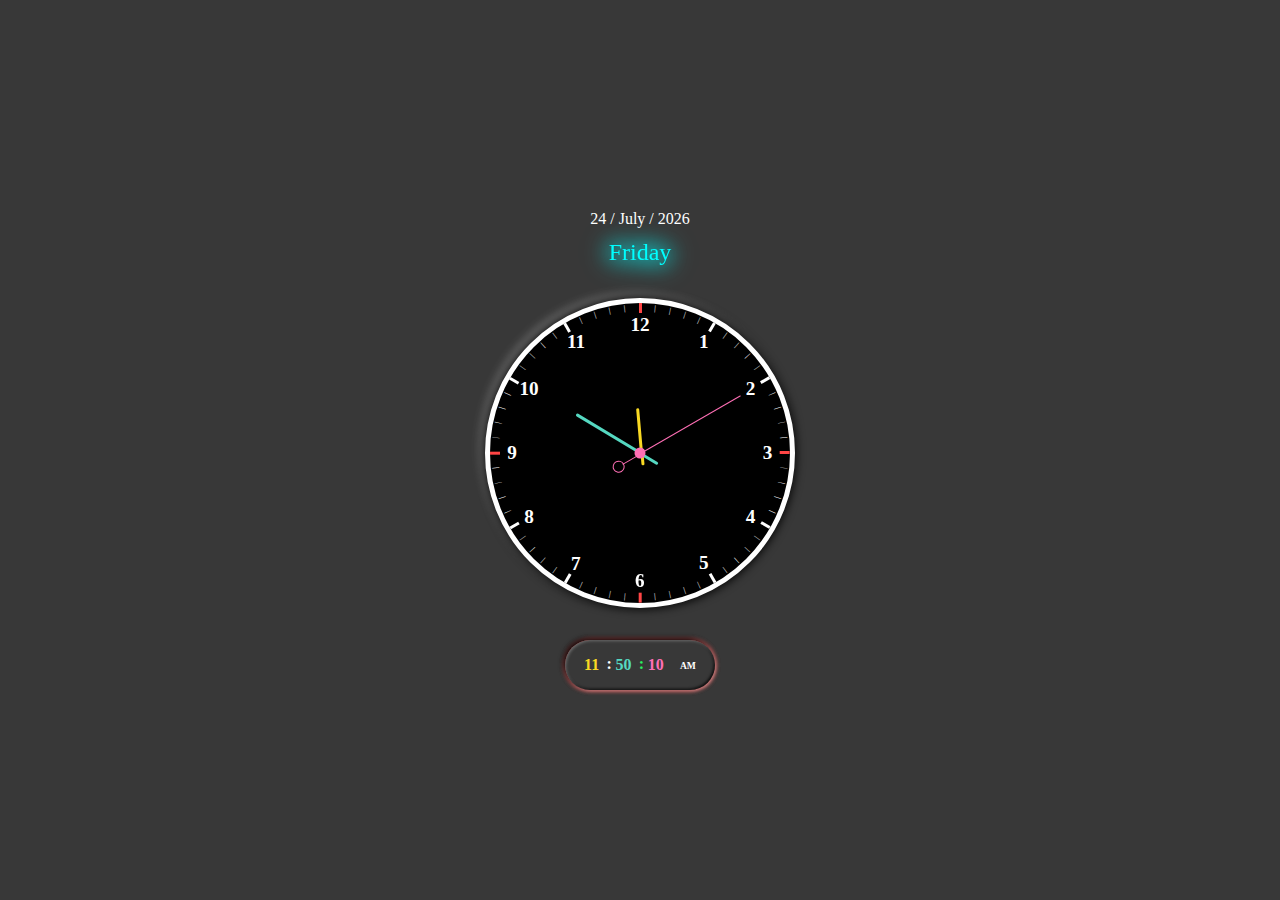
<file: Display/WEB/Analog_and_Digital_clock/index.html>
<!DOCTYPE html>
<html lang="en">

<head>
  <meta charset="UTF-8">
  <meta name="viewport" content="width=device-width, initial-scale=1.0">
  <meta http-equiv="X-UA-Compatible" content="ie=edge">
  <title>CloCk</title>
  <link rel="stylesheet" href="style.css">
</head>

<body>

  <div class="container">
    <div class="date">Date</div>
    <div class="day">Today</div>
    <div class="clock">
      <div class="hand hour"></div>
      <div class="hand min"></div>
      <div class="hand sec"></div>
      <div style="--i:1" class="letter"><b>1</b></div>
      <div style="--i:2" class="letter"><b>2</b></div>
      <div style="--i:3" class="letter"><b>3</b></div>
      <div style="--i:4" class="letter"><b>4</b></div>
      <div style="--i:5" class="letter"><b>5</b></div>
      <div style="--i:6" class="letter"><b>6</b></div>
      <div style="--i:7" class="letter"><b>7</b></div>
      <div style="--i:8" class="letter"><b>8</b></div>
      <div style="--i:9" class="letter"><b>9</b></div>
      <div style="--i:10" class="letter"><b>10</b></div>
      <div style="--i:11" class="letter"><b>11</b></div>
      <div style="--i:12" class="letter"><b>12</b></div>
      <div style="--i:1" class="number">|</div>
      <div style="--i:2" class="number">|</div>
      <div style="--i:3" class="number">|</div>
      <div style="--i:4" class="number">|</div>
      <div style="--i:5" class="number"><b></b></div>
      <div style="--i:6" class="number">|</div>
      <div style="--i:7" class="number">|</div>
      <div style="--i:8" class="number">|</div>
      <div style="--i:9" class="number">|</div>
      <div style="--i:10" class="number"><b></b></div>
      <div style="--i:11" class="number">|</div>
      <div style="--i:12" class="number">|</div>
      <div style="--i:13" class="number">|</div>
      <div style="--i:14" class="number">|</div>
      <div style="--i:15" class="number"><b class="a12"></b></div>
      <div style="--i:16" class="number">|</div>
      <div style="--i:17" class="number">|</div>
      <div style="--i:18" class="number">|</div>
      <div style="--i:19" class="number">|</div>
      <div style="--i:20" class="number"><b></b></div>
      <div style="--i:21" class="number">|</div>
      <div style="--i:22" class="number">|</div>
      <div style="--i:23" class="number">|</div>
      <div style="--i:24" class="number">|</div>
      <div style="--i:25" class="number"><b></b></div>
      <div style="--i:26" class="number">|</div>
      <div style="--i:27" class="number">|</div>
      <div style="--i:28" class="number">|</div>
      <div style="--i:29" class="number">|</div>
      <div style="--i:30" class="number"><b class="a12"></b></div>
      <div style="--i:31" class="number">|</div>
      <div style="--i:32" class="number">|</div>
      <div style="--i:33" class="number">|</div>
      <div style="--i:34" class="number">|</div>
      <div style="--i:35" class="number"><b></b></div>
      <div style="--i:36" class="number">|</div>
      <div style="--i:37" class="number">|</div>
      <div style="--i:38" class="number">|</div>
      <div style="--i:39" class="number">|</div>
      <div style="--i:40" class="number"><b></b></div>
      <div style="--i:41" class="number">|</div>
      <div style="--i:42" class="number">|</div>
      <div style="--i:43" class="number">|</div>
      <div style="--i:44" class="number">|</div>
      <div style="--i:45" class="number"><b class="a12"></b></div>
      <div style="--i:46" class="number">|</div>
      <div style="--i:47" class="number">|</div>
      <div style="--i:48" class="number">|</div>
      <div style="--i:49" class="number">|</div>
      <div style="--i:50" class="number"><b></b></div>
      <div style="--i:51" class="number">|</div>
      <div style="--i:52" class="number">|</div>
      <div style="--i:53" class="number">|</div>
      <div style="--i:54" class="number">|</div>
      <div style="--i:55" class="number"><b></b></div>
      <div style="--i:56" class="number">|</div>
      <div style="--i:57" class="number">|</div>
      <div style="--i:58" class="number">|</div>
      <div style="--i:59" class="number">|</div>
      <div style="--i:60" class="number"><b class="a12"></b></div>
    </div>
    <div class="digital">
      <div class="time hours">00</div>
      <div class="time minutes">00</div>
      <div class="time seconds">00</div>
      <div class="time ampm">AM</div>
    </div>
  </div>

  <script src="script.js"></script>
</body>

</html>
</file>
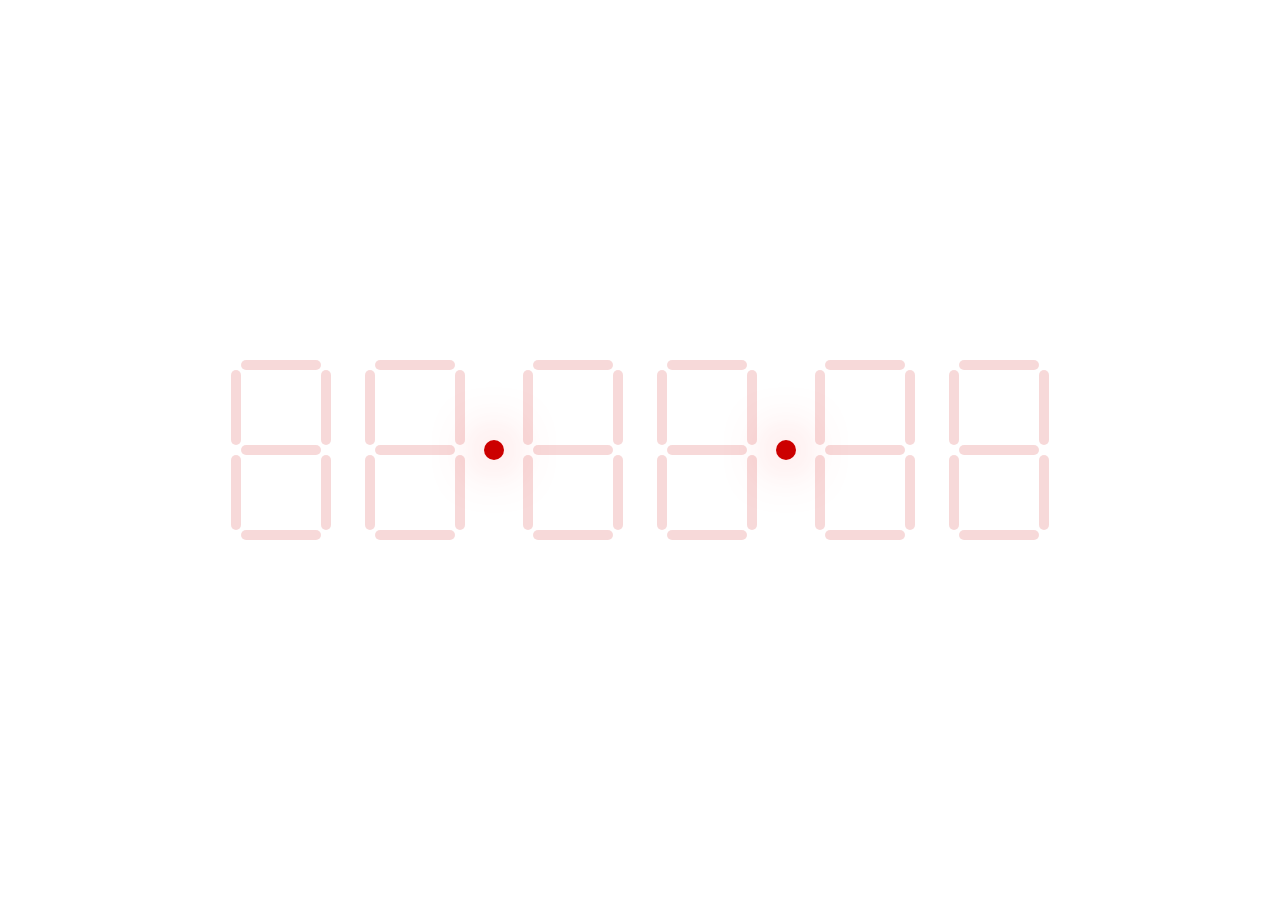
<file: Display/WEB/Animated_Digital_Clock/index.html>
<!DOCTYPE html>
<html lang="en">

<head>
  <meta charset="UTF-8">
  <meta name="viewport" content="width=device-width, initial-scale=1.0">
  <meta http-equiv="X-UA-Compatible" content="ie=edge">
  <title>Game</title>
  <link rel="stylesheet" href="style.css">
</head>

<body>
  <div class="container">

<div class="clock">
  <div class="digit hours">
    <div class="segment"></div>
    <div class="segment"></div>
    <div class="segment"></div>
    <div class="segment"></div>
    <div class="segment"></div>
    <div class="segment"></div>
    <div class="segment"></div>
  </div>
  <div class="digit hours">
    <div class="segment"></div>
    <div class="segment"></div>
    <div class="segment"></div>
    <div class="segment"></div>
    <div class="segment"></div>
    <div class="segment"></div>
    <div class="segment"></div>
  </div>
  <div class="separator"></div>
  <div class="digit minutes">
    <div class="segment"></div>
    <div class="segment"></div>
    <div class="segment"></div>
    <div class="segment"></div>
    <div class="segment"></div>
    <div class="segment"></div>
    <div class="segment"></div>
  </div>
  <div class="digit minutes">
    <div class="segment"></div>
    <div class="segment"></div>
    <div class="segment"></div>
    <div class="segment"></div>
    <div class="segment"></div>
    <div class="segment"></div>
    <div class="segment"></div>
  </div>
  <div class="separator"></div>
  <div class="digit seconds">
    <div class="segment"></div>
    <div class="segment"></div>
    <div class="segment"></div>
    <div class="segment"></div>
    <div class="segment"></div>
    <div class="segment"></div>
    <div class="segment"></div>
  </div>
  <div class="digit seconds">
    <div class="segment"></div>
    <div class="segment"></div>
    <div class="segment"></div>
    <div class="segment"></div>
    <div class="segment"></div>
    <div class="segment"></div>
    <div class="segment"></div>
  </div>
</div>
</body>
<script src="main.js"></script>

</html>
</file>
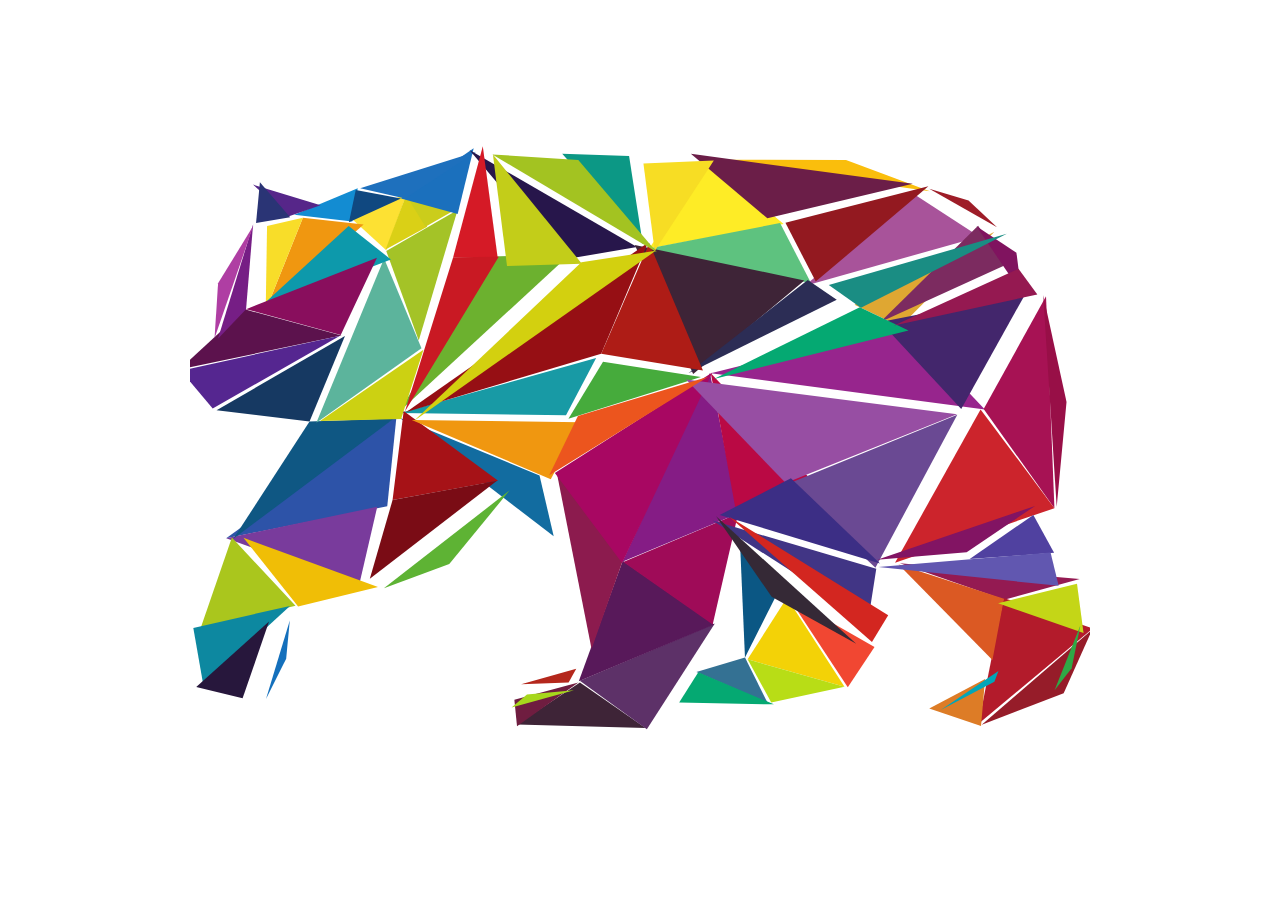
<file: Display/WEB/Animated_Polygon_Animals/index.html>
<!DOCTYPE html>
<html>

<head>
  <meta charset="UTF-8">
  <meta name="viewport" content="width=device-width, initial-scale=1">
  <title></title>
  <link rel="stylesheet" href="style.css">
</head>

<body>
<svg viewBox="0 0 1000 1000"></svg>
<script src="main.js"></script>
</body>

</html>
</file>
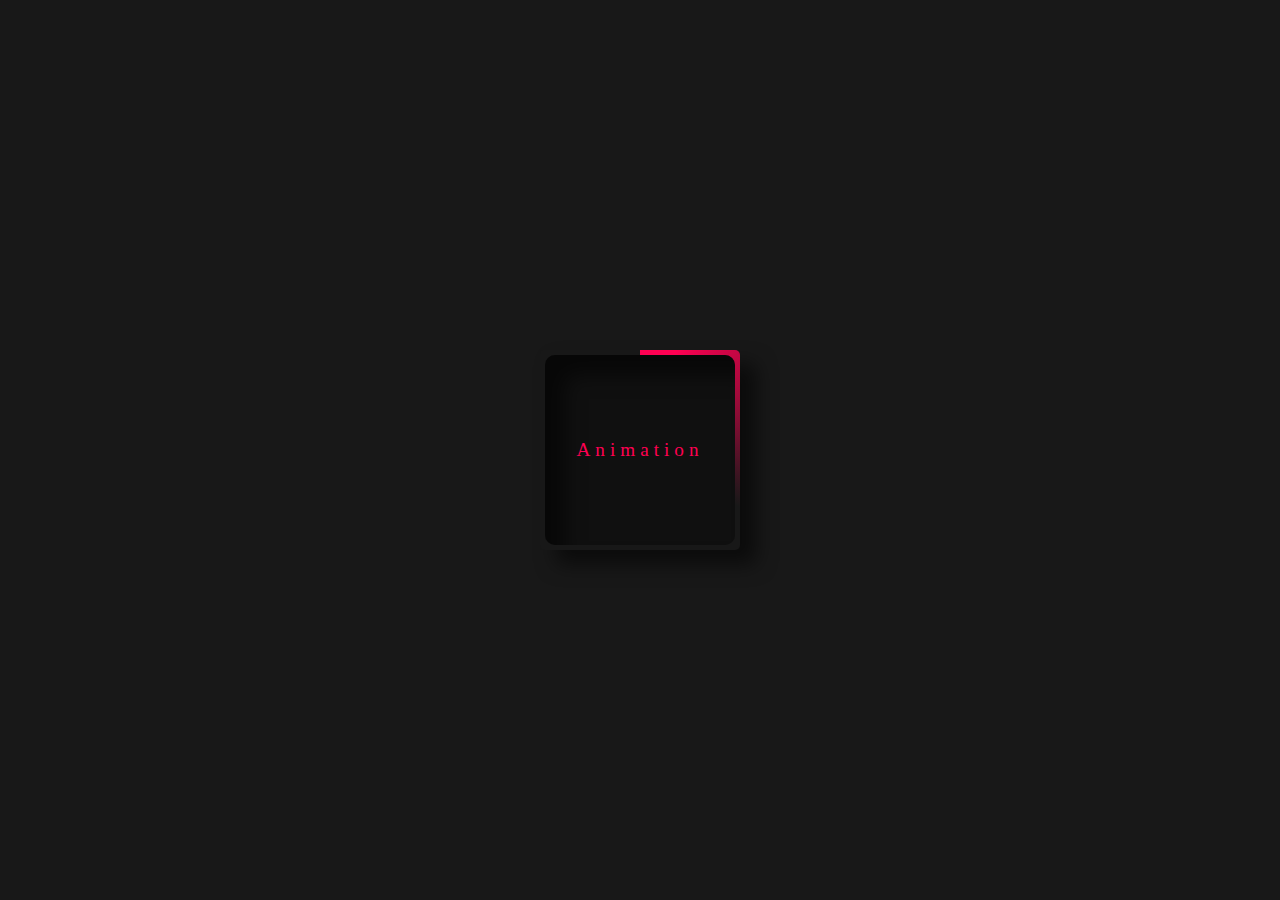
<file: Display/WEB/Animation/index.html>
<!DOCTYPE html>
<html lang="en">
<head>
  <meta charset="UTF-8">
  <meta name="viewport" content="width=device-width, initial-scale=1">

  <title>Animation</title>
  <link rel="stylesheet" href="style.css">
</head>
<body>
  
  
  <div></div>
  
</body>
</html>
</file>
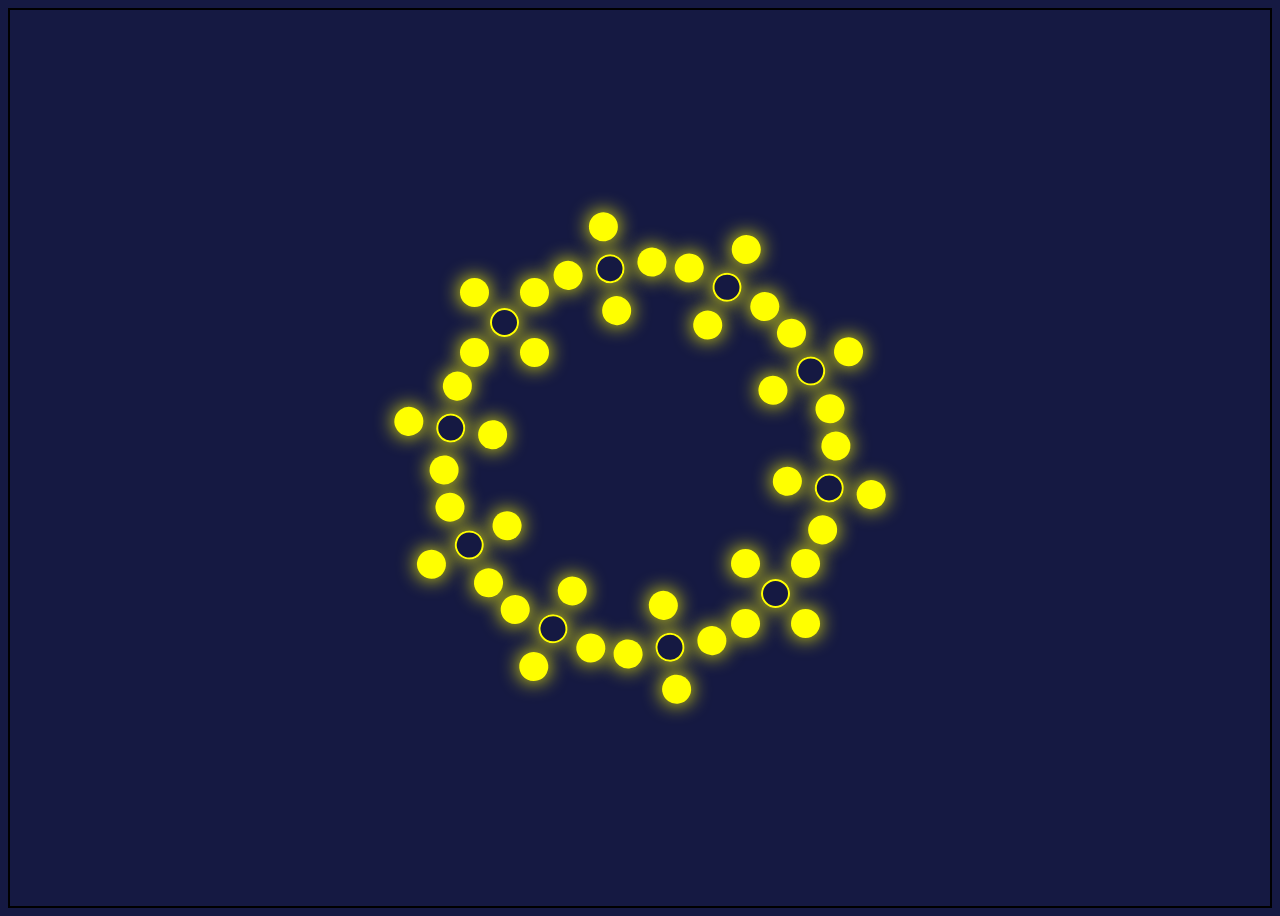
<file: Display/WEB/Animation_hover_effact/index.html>
<!DOCTYPE html>
<html lang="en">
<head>
  <meta charset="UTF-8">
  <meta http-equiv="X-UA-Compatible" content="IE=Edge">
  <meta name="viewport" content="width=device-width, initial-scale=1">

  <title>HTML</title>
  
  <!-- HTML -->
  

  <!-- Custom Styles -->
  <link rel="stylesheet" href="style.css">
</head>

<body>
  <!-- Project -->
  <div class="main_cantainer">
    <div class="under_container">
    <span style="--i:1"></span>
    <span style="--i:2"></span>
    <span style="--i:3"></span>
    <span style="--i:4"></span>
    <span style="--i:5"></span>
    <span style="--i:6"></span>
    <span style="--i:7"></span>
    <span style="--i:8"></span>
    <span style="--i:9"></span>
    <span style="--i:10"></span>
    </div>
  </div>
  
  <script src="main.js"></script>
</body>
</html>
</file>
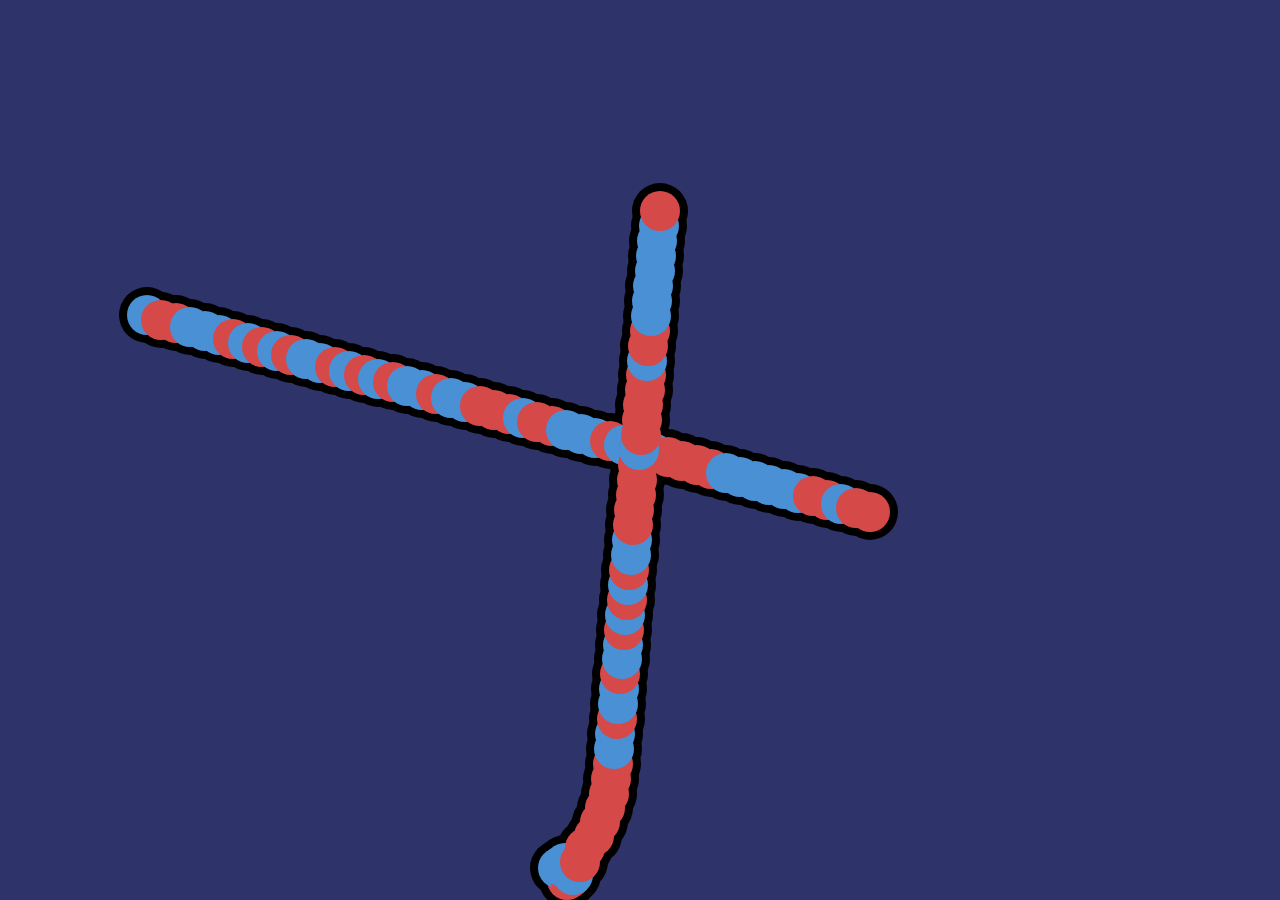
<file: Display/WEB/Ball/index.html>
<!DOCTYPE html>
<html>

<head>
  <title>Snake Ball</title>
  <link rel="stylesheet" href="style.css" type="text/css">
  </link>

  <script type="text/javascript" src="./scripts/Global.js"></script>
  <script type="text/javascript" src="./scripts/Timer.js"></script>
  <script type="text/javascript" src="./scripts/Vec.js"></script>
  <script type="text/javascript" src="./scripts/Draw.js"></script>
  <script type="text/javascript" src="./scripts/Ent.js"></script>
  <script type="text/javascript" src="./scripts/Ball.js"></script>
  <script type="text/javascript" src="./scripts/Head.js"></script>
  <script type="text/javascript" src="./scripts/main.js"></script>
</head>

<body>
  <canvas id="canvas"></canvas>
</body>

</html>
</file>
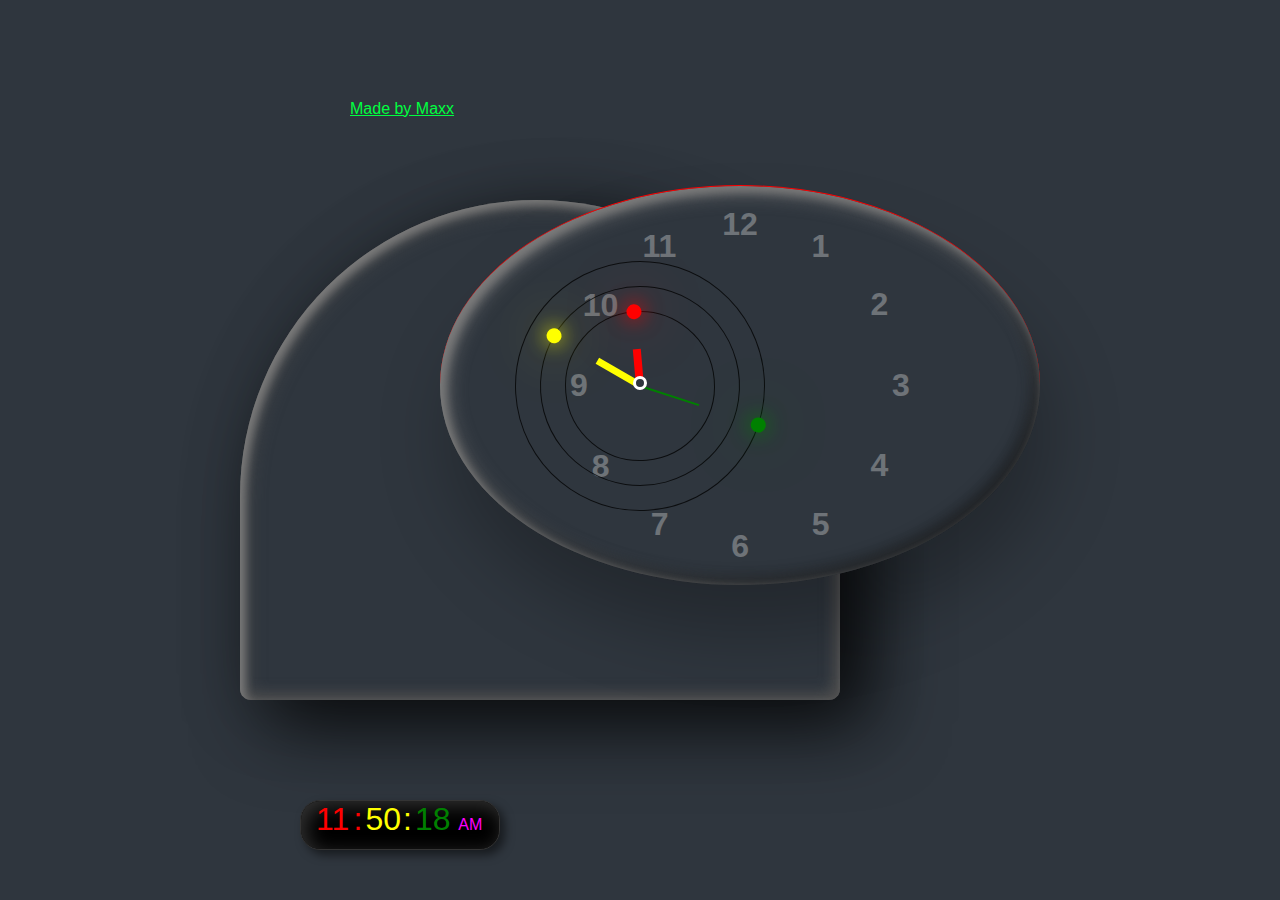
<file: Display/WEB/Digital_analog_Clock/index.html>
<!DOCTYPE html>
<html lang="en">

<head>
  <meta charset="UTF-8">
  <meta name="viewport" content="width=device-width, initial-scale=1.0">
  <meta http-equiv="X-UA-Compatible" content="ie=edge">
  <title>Game</title>
  <link rel="stylesheet" href="style.css">
</head>

<body>
  <div class="container">

  </div>
  <div class="clock">
    <div class="circle" id="sc" style="--clr:green" ;><i></i></div>
    <div class="circle circle2" id="mn" style="--clr:yellow" ;><i></i></div>
    <div class="circle circle3" id="hr" style="--clr:red" ;><i></i></div>

    <span style="--i:1;"><b>1</b></span>
    <span style="--i:2;"><b>2</b></span>
    <span style="--i:3;"><b>3</b></span>
    <span style="--i:4;"><b>4</b></span>
    <span style="--i:5;"><b>5</b></span>
    <span style="--i:6;"><b>6</b></span>
    <span style="--i:7;"><b>7</b></span>
    <span style="--i:8;"><b>8</b></span>
    <span style="--i:9;"><b>9</b></span>
    <span style="--i:10;"><b>10</b></span>
    <span style="--i:11;"><b>11</b></span>
    <span style="--i:12;"><b>12</b></span>
  </div>

  <!-- Digital clock -->
  <div id="time">
    <div id="hour" style="--clr:red" ;>00</div>
    <div id="minutes" style="--clr:yellow" ;>00</div>
    <div id="seconds" style="--clr:green" ;>00</div>
    <div id="ampm">Am</div>
  </div>
  </div>
  <a href="mailto: markmusyimi96@gmail.com">Made by Maxx</a>
</body>
<script src="main.js"></script>

</html>
</file>
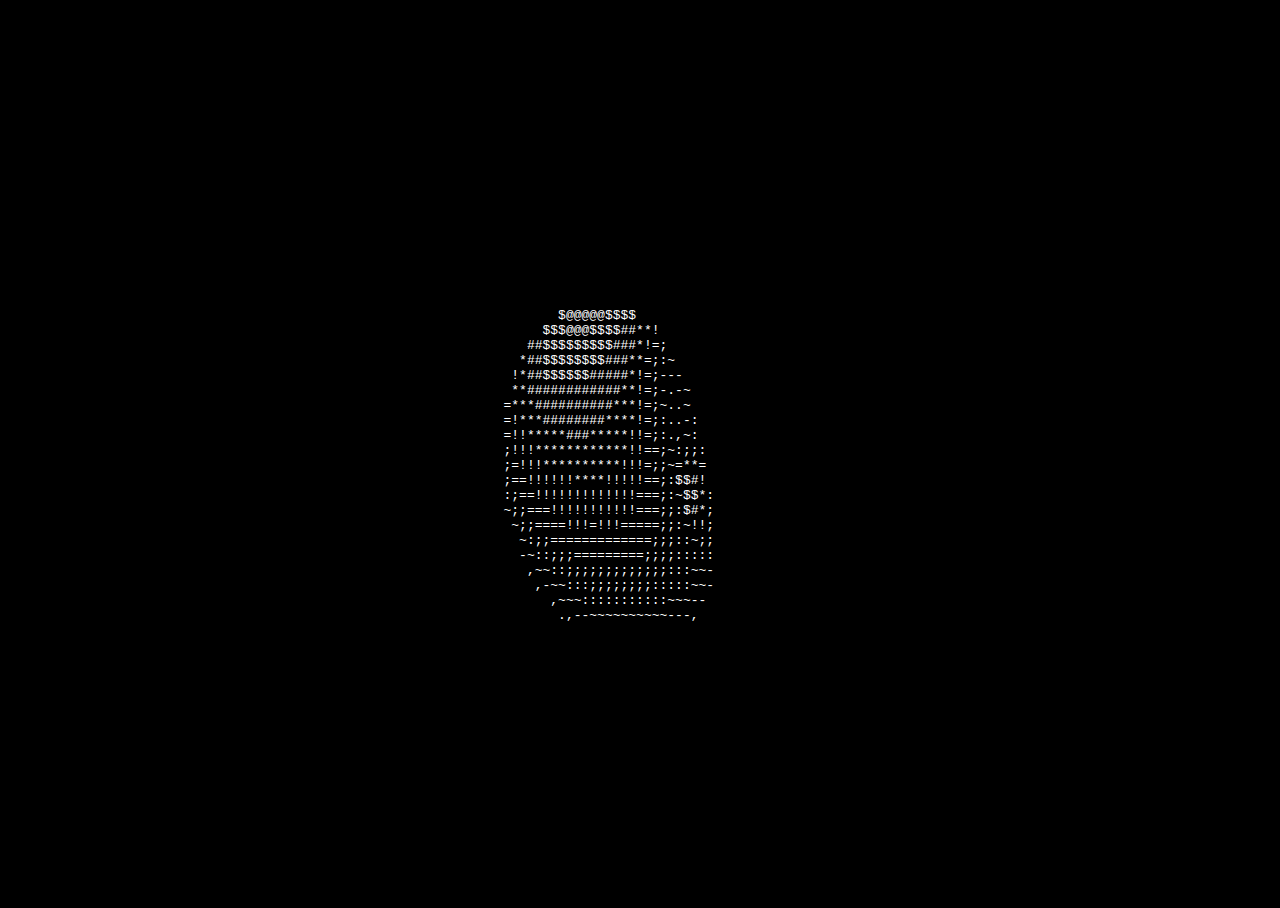
<file: Display/WEB/Donut/index.html>
<!DOCTYPE html>
<html lang="en">

<head>
  <meta charset="UTF-8">
  <meta name="viewport" content="width=device-width, initial-scale=1.0">
  <link rel="stylesheet" href="style.css">
  <title>Donut</title>
</head>

<body>
  <div class="container">
    <pre class="center" id="d"></pre>
  </div>
  <script src="main.js"></script>
</body>

</html>
</file>
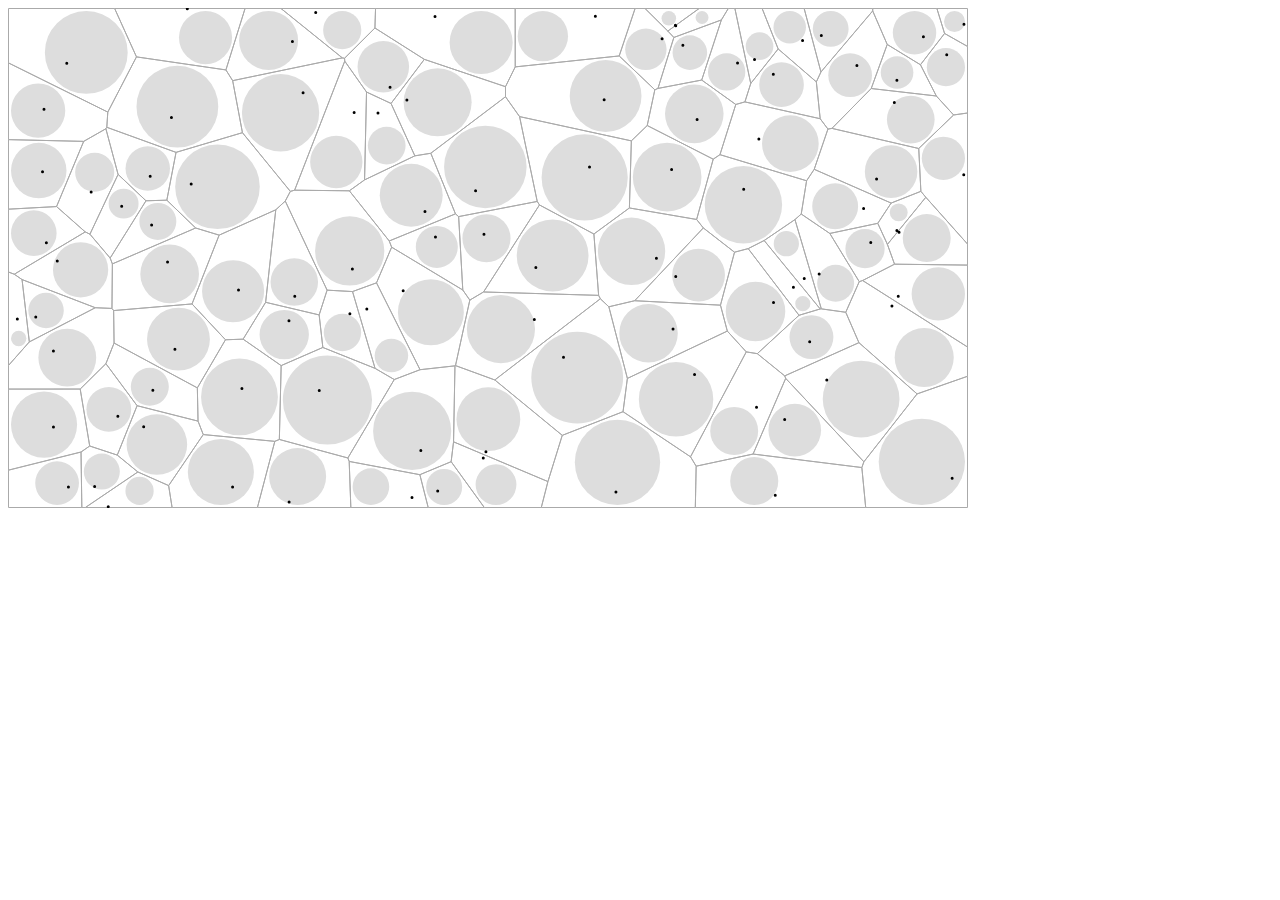
<file: Display/WEB/Draggable_Voronoi_Circle/index.html>
<!DOCTYPE html>
<html>
<head>
  <meta charset="utf-8">
  <script src="cdn_modules/d3@5.5.0/d3.min.js"></script>
</head>
<body>
  <canvas width="960" height="500"></canvas>
  <script src="script.js"></script>
</body>
</html>
</file>
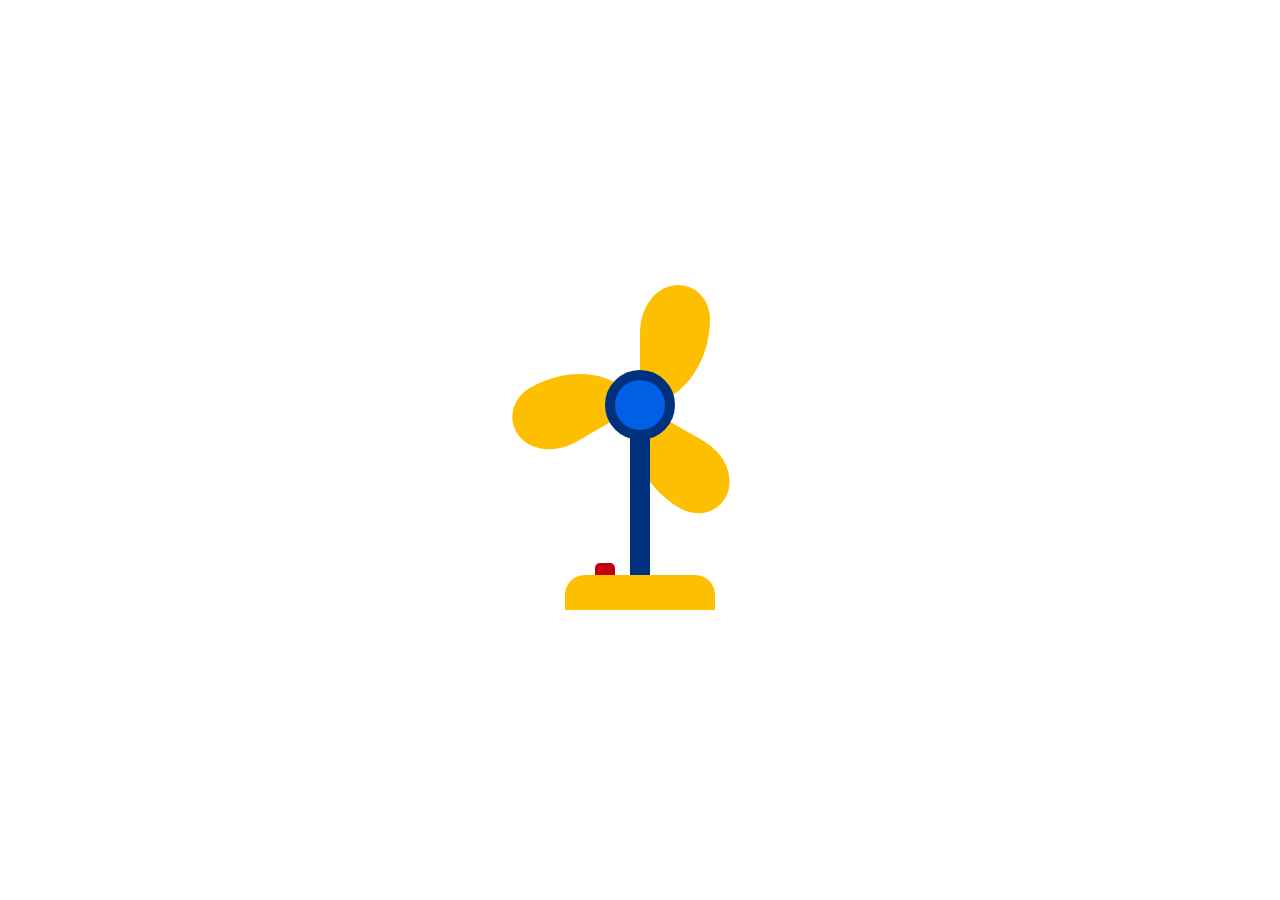
<file: Display/WEB/Fan/index.html>
<!DOCTYPE html>
 <html lang="en">

 <head>
  <title>Working Fan CSS</title>
  <!--Stylesheet-->
  <link rel="stylesheet" href="style.css">
 </head>

 <body>
  <div class="fan">
   <input type="checkbox" id="btn">
   <label for="btn">
    <span></span>
    <span></span>
    <span></span>
   </label>
   <div class="base"></div>
  </div>
 </body>

 </html>
</file>
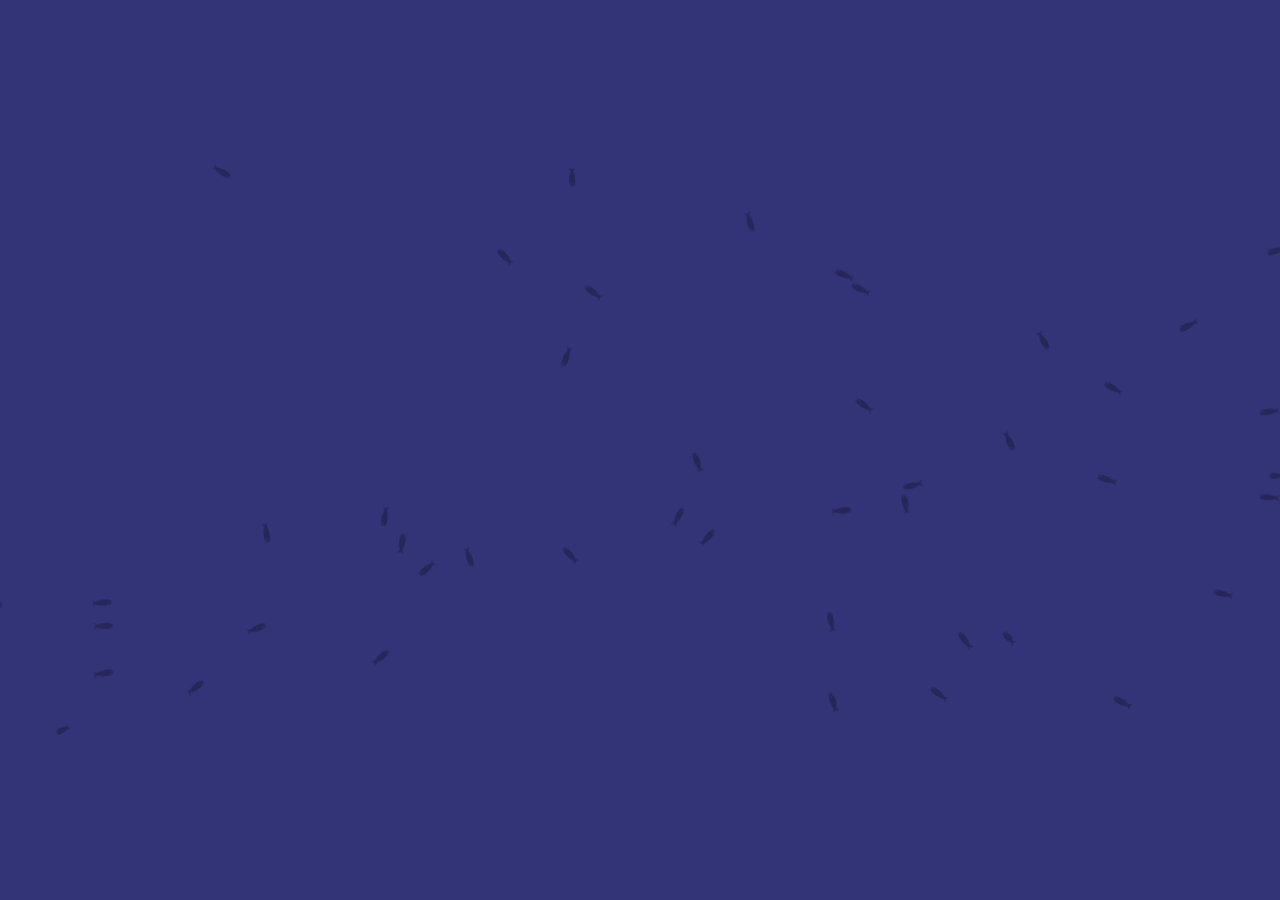
<file: Display/WEB/Fish_Flocking_Simulation/index.html>
<!DOCTYPE html>
<html>

<head>
  <meta charset="UTF-8">
  <meta name="viewport" content="width=device-width, initial-scale=1">
  <title>Fish Flocking</title>
  <link rel="stylesheet" href="style.css">
  
</head>

<body>
  <div class="container"><canvas width="1400" height="600" id="fishtank"></div>
  <script src="script.js" type="text/javascript" charset="utf-8"></script>
</body>

</html>
</file>
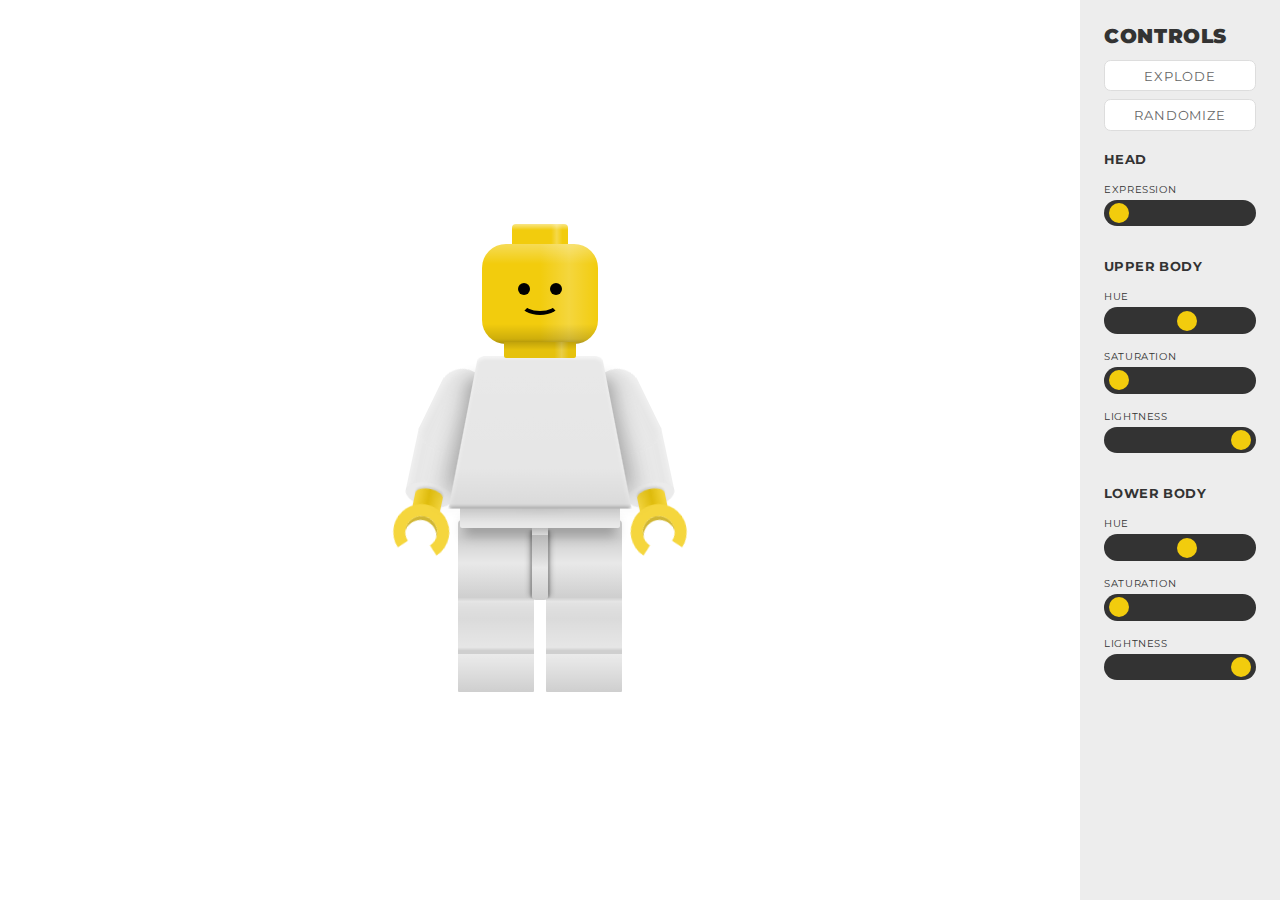
<file: Display/WEB/LEGO_Minifigure_Maker/index.html>
<!DOCTYPE html>
<html lang="en">
<head>
    <meta charset="UTF-8">
    <meta name="viewport" content="width=device-width, initial-scale=1.0">
    <link href="https://fonts.googleapis.com/css?family=Montserrat:400,700,900" rel="stylesheet">
    <link rel="stylesheet" href="style.css">
    <script defer src="main.js"></script>
    <title>Document</title>
</head>
<body>
    <div class="minifigure">
        <div class="head">
          <div class="faces-wrap">
            <div class="faces">
              <div class="face classic">
                <div class="eye right"></div>
                <div class="eye left"></div>
                <div class="mouth"></div>
              </div>
      
              <div class="face smile">
                <div class="eye right">
                  <div class="brow"></div>
                </div>
                <div class="eye left">
                  <div class="brow"></div>
                </div>
                <div class="mouth"></div>
              </div>
      
              <div class="face large-smile">
                <div class="eye right">
                  <div class="brow"></div>
                </div>
                <div class="eye left">
                  <div class="brow"></div>
                </div>
                <div class="mouth"></div>
              </div>
      
              <div class="face worried">
                <div class="eye right">
                  <div class="brow"></div>
                </div>
                <div class="eye left">
                  <div class="brow"></div>
                </div>
                <div class="mouth"></div>
              </div>
      
              <div class="face frown">
                <div class="eye right">
                  <div class="brow"></div>
                </div>
                <div class="eye left">
                  <div class="brow"></div>
                </div>
                <div class="mouth"></div>
              </div>
      
              <div class="face surprised">
                <div class="eye right">
                  <div class="brow"></div>
                </div>
                <div class="eye left">
                  <div class="brow"></div>
                </div>
                <div class="mouth"></div>
              </div>
            </div>
          </div>
        </div>
        <div class="upper-body">
          <div class="torso"></div>
          <div class="arm right">
            <div class="hand right"></div>
          </div>
          <div class="arm left">
            <div class="hand left"></div>
          </div>
        </div>
        <div class="lower-body">
          <div class="waist"></div>
          <div class="crotch"></div>
          <div class="leg right"></div>
          <div class="leg left"></div>
        </div>
      </div>
      
      <div class="controls">
        <h2 class="title">Controls</h2>
        
        <button class="button explode">Explode</button>
        <button class="button randomize">Randomize</button>
        
        <fieldset class="head-expression">
          <legend>Head</legend>
          
          <div class="form-element">
            <label for="expression">Expression</label>
            <input id="expression" class="expression-range expression" name="expression" type="range" min="0" max="500" step="100" value="0">
          </div>
        </fieldset>
        
        <fieldset class="upper-color">
          <legend>Upper Body</legend>
          
          <div class="form-element">
            <label for="upper-hue">Hue</label>
            <input id="upper-hue" class="color-range upper-hue" name="upper-hue" type="range" min="0" max="360" value="200">
          </div>
          
          <div class="form-element">
            <label for="upper-saturation">Saturation</label>
            <input id="upper-saturation" class="color-range upper-saturation" name="upper-saturation" type="range" min="0" max="100" value="0">
          </div>
          
          <div class="form-element">
            <label for="upper-lightness">Lightness</label>
            <input id="upper-lightness" class="color-range upper-lightness" name="upper-lightness" type="range" min="0" max="90" value="90">
          </div>
        </fieldset>
        
        <fieldset class="lower-color">
          <legend>Lower Body</legend>
          
          <div class="form-element">
            <label for="lower-hue">Hue</label>
            <input id="lower-hue" class="color-range lower-hue" name="lower-hue" type="range" min="0" max="360" value="200">
          </div>
          
          <div class="form-element">
            <label for="lower-saturation">Saturation</label>
            <input id="lower-saturation" class="color-range lower-saturation" name="lower-saturation" type="range" min="0" max="100" value="0">
          </div>
          
          <div class="form-element">
            <label for="lower-lightness">Lightness</label>
            <input id="lower-lightness" class="color-range lower-lightness" name="lower-lightness" type="range" min="0" max="90" value="90">
          </div>
        </fieldset>
      </div>
      
      
</body>
</html>
</file>
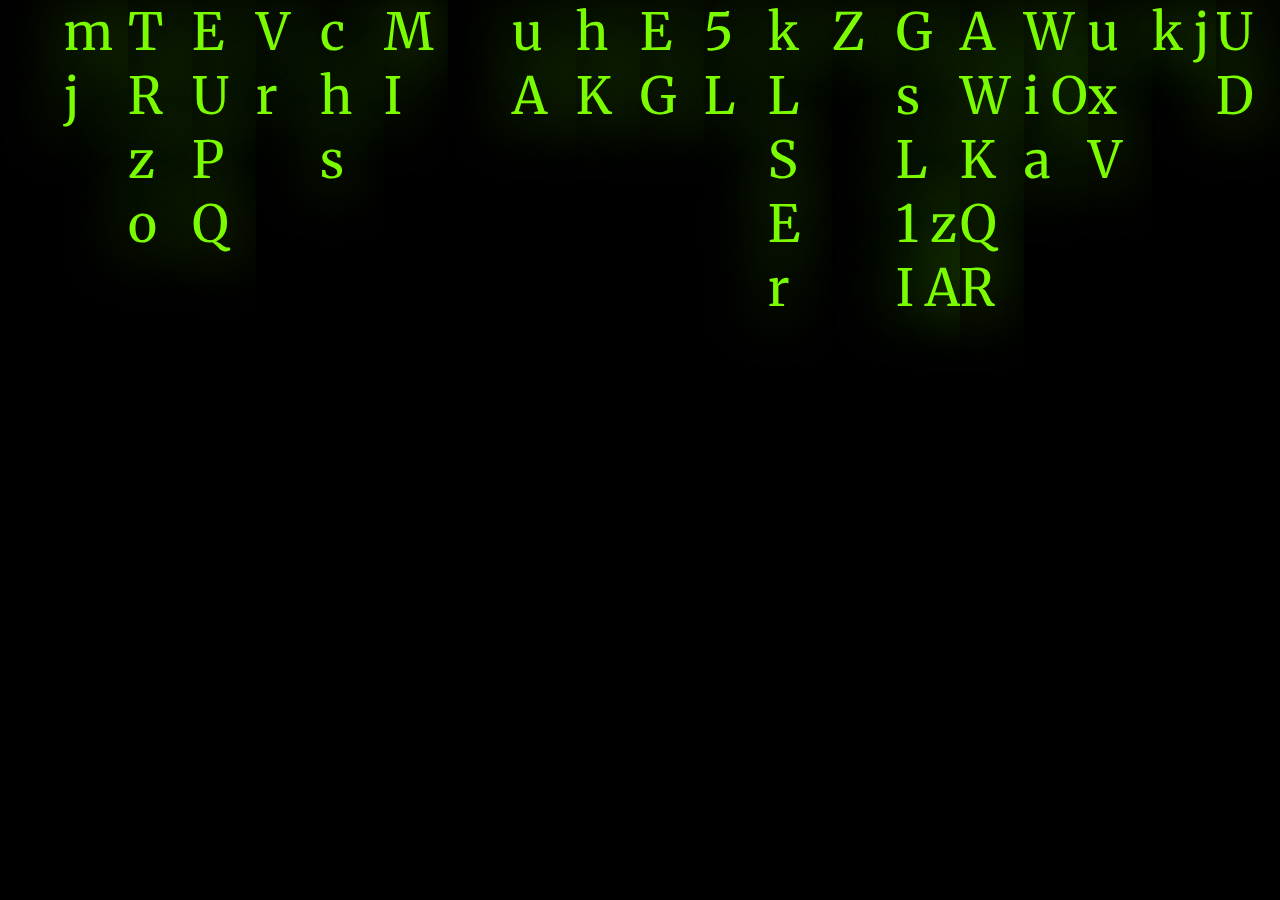
<file: Display/WEB/Matrix1/index.html>
<!DOCTYPE html>
<html lang="en">
<head>
  <meta charset="UTF-8">
  <meta http-equiv="X-UA-Compatible" content="IE=Edge">
  <meta name="viewport" content="width=device-width, initial-scale=1">
  <link href="https://fonts.googleapis.com/css2?family=Merriweather:wght@300&family=Redressed&family=Shadows+Into+Light&display=swap" rel="stylesheet">
<style>
  body{
    background-color:black;
    
  }
  #container{
    position: absolute;
    left:0px;
    top:0px;
    display:flex;
    flex-direction: row;
  }
  .lines{
    width:5vw;
    height: 100vh;
    border-left: 0vw solid orangered;
    background-color: black;
   color: lawngreen;
   text-shadow: 0px 0px 5vw  lawngreen;
   font-size: 4vw;
  
    
   font-family: 'Merriweather', serif;
    
  }
</style>
  <title>Matrix</title>
  <div id="container">
  <div class="lines"></div>
  <div class="lines"></div>
  <div class="lines"></div>
  <div class="lines">h</div>
  <div class="lines"></div>
  <div class="lines"></div>
  <div class="lines"></div>
  <div class="lines"></div>
  <div class="lines"></div>
  <div class="lines"></div>
  <div class="lines"></div>
  <div class="lines"></div>
  <div class="lines"></div>
  <div class="lines"></div>
  <div class="lines"></div>
  <div class="lines"></div>
  <div class="lines"></div>
  <div class="lines"></div>
  <div class="lines"></div>
  <div class="lines"></div>

    
    
    
    
  </div>
  <link rel="stylesheet" href="style.css">
</head>

<body>
</body>
  <script src="main.js"></script>

</html>
</file>
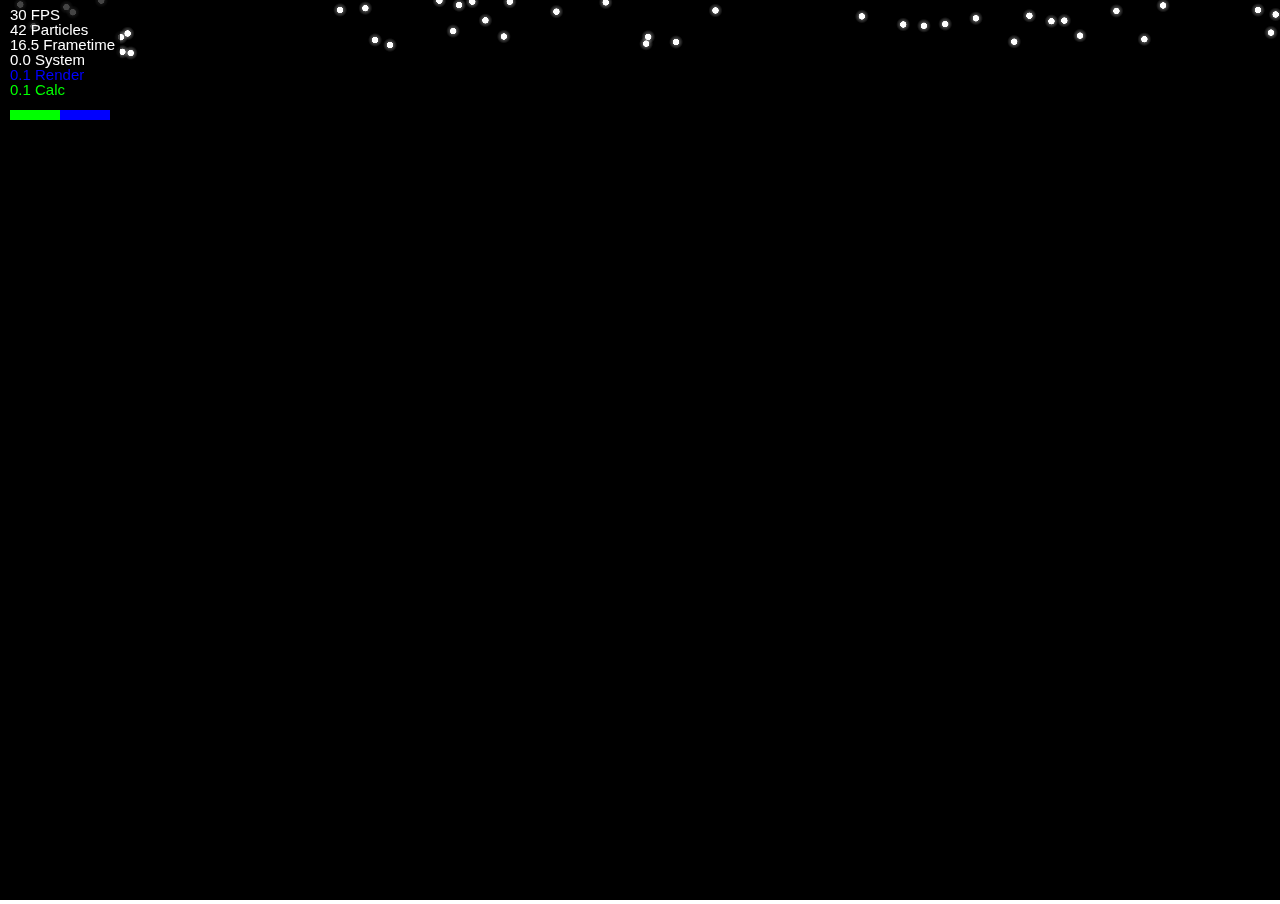
<file: Display/WEB/Particle_Effect/index.html>
<!DOCTYPE html>
<html>

<head>
  <meta charset="UTF-8">
  <meta name="viewport" content="width=device-width, initial-scale=1">
  <title>Effect</title>
  <style type="text/css" media="all">
    * {
      margin: 0;
      padding: 0;
      box-sizing: border-box;
      border: none;
      outline: none;
      overflow: hidden;
    }
  </style>
</head>

<body>
  <canvas id="canvas">

  </canvas>
  <script src="main.js"></script>
</body>

</html>
</file>
<file: Display/WEB/Analog_and_Digital_clock/style.css>
* {
  margin: 0;
  padding: 0;
  -webkit-box-sizing: border-box;
  -moz-box-sizing: border-box;
  box-sizing: border-box;
}

body {
  height: 100vh;
  width: 100vw;
  overflow: hidden;
  background-color: #383838;
}

.container {
  height: 100%;
  width: 100%;
  display: flex;
  justify-content: center;
  align-items: center;
  flex-direction: column;
  overflow: hidden;
}

.clock {
  margin-top: 2rem;
  height: 300px;
  width: 300px;
  box-sizing: content-box;
  border: rgba(255, 255, 255, 1) solid 5px;
  border-radius: 50%;
  display: flex;
  justify-content: center;
  align-items: center;
  position: relative;
  background-color: black;
  /*box-shadow: 5px 5px 10px rgba(255, 255, 255, 0.3),
		-5px -5px 10px rgba(0, 0, 0, 0.7),
		inset -10px -5px 10px rgba(0, 0, 0, 0.2);
		*/
  box-shadow: 0 0 10px 1px black,
    -5px -5px 10px rgba(255, 255, 255, 0.3);
}

.clock:after {
  content: "";
  position: absolute;
  top: 50%;
  left: 50%;
  transform: translate(-50%, -50%);
  height: 5px;
  width: 5px;
  background-color: #FF6FB5;
  /* border: rgba(255, 255, 255, 0.6) solid 2px; */
  box-shadow:
    0 0 0 3px #FF6FB5;
  border-radius: 50%;
}

.number {
  position: absolute;
  inset: 0.01rem;
  text-align: center;
  font-size: 0.5rem;
  color: white;
  transform: rotate(calc(6deg * var(--i)));
}

.number b {
  display: inline-block;
  color: white;
  height: 10px;
  width: 3px;
  background-color: white;
}

.a12 {
  background-color: #FF4545 !important;
}

.letter {
  position: absolute;
  z-index: 10;
  color: white;
  inset: 0.7rem;
  text-align: center;
  font-size: 1.2rem;
  color: white;
  transform: rotate(calc(30deg * var(--i)));
}

.letter b {
  display: inline-block;
  transform: rotate(calc(-30deg * var(--i)));

}

.hand {
  position: absolute;
  bottom: 50%;
  left: 50%;
  transform: translateX(-50%);
  transform-origin: bottom;
}

.sec {
  width: 1px;
  height: 38.5%;
  --clr: #FF6FB5;
  background-color: var(--clr);
}

.min {
  --clr: #55D8C1;
  width: 3px;
  height: 25%;
  left: 49.5%;
  transform: translateX(-50%);
  background-color: var(--clr);
  border-radius: 100px 100px 0 0;
}

.hour {
  --clr: #F9D923;
  width: 3px;
  height: 15%;
  background-color: var(--clr);
  border-radius: 100px 100px 0 0;
}

.hand:after {
  content: "";
  background-color: var(--clr);
  height: 25%;
  width: 100%;
  position: absolute;
  top: 115%;
  left: 50%;
  transform: rotate(180deg);
  transform: translate(-50%, -50%);
  border-radius: 0 0 100px 100px;
}

.sec:after {
  content: "";
  position: absolute;
  height: 15%;
  width: 1px;
  background-color: var(--clr);
  transform: rotate(180deg);
  top: 111%;
  left: 50%;
  transform: translate(-50%, -50%);
  border-radius: 0;
}

.sec:before {
  content: "";
  position: absolute;
  height: 10px;
  width: 10px;
  border: var(--clr) 1px solid;
  border-radius: 50%;
  background-color: transparent;
  top: 122.5%;
  left: 50%;
  transform: translate(-50%, -50%);
}

.digital {
  margin-top: 2rem;
  height: 50px;
  width: 150px;
  display: flex;
  justify-content: space-around;
  align-items: center;
  padding: 0 12px;
  gap: 2px;
  position: relative;
  border-radius: 200px;
  box-shadow:
    -2px -2px 5px black,
    1px 1px 3px rgba(255, 255, 255, 0.3),
    inset 1px 1px 3px rgba(255, 255, 255, 0.3),
    inset -1px -1px 3px black,
    0 0 5px rgba(255, 103, 103, 1),
    0 0 5px rgba(255, 103, 103, 1);
}

.time {
  font-weight: 600;
}

.hours {
  --clr: #F9D923;
  color: var(--clr);
}

.minutes {
  --clr: #55D8C1;
  color: var(--clr);
}

.minutes:before {
  content: ":";
  position: absolute;
  top: 48%;
  left: 29.5%;
  transform: translate(-50%, -50%);
  color: white;
}

.seconds {
  --clr: #FF6FB5;
  color: var(--clr);
}

.seconds:before {
  content: ":";
  position: absolute;
  top: 48%;
  left: 51%;
  transform: translate(-50%, -50%);
  color: rgba(42, 240, 96, 1);
  animation: animate 1s steps(1) infinite;
}

@keyframes animate {
  0% {
    opacity: 0;
  }

  50% {
    opacity: 1;
  }
}

.ampm {
  font-size: 0.6rem;
  color: white;
}

.date,
.day {
  height: auto;
  width: 200px;
  text-align: center;
  color: white;
  font-size: 1rem;
}

.day {
  margin-top: 0.7rem;
  font-size: 1.5rem;
  color: cyan;
  filter: drop-shadow(0 0 10px cyan) drop-shadow(0 0 11px cyan);
}
</file>
<file: Display/WEB/Animated_Digital_Clock/style.css>
.clock {
  height:200px;
  position:absolute;
  top:50%;
  left:50%;
  width:900px;
  margin-left:-450px;
  margin-top:-100px;
  text-align:center;
}
.digit {
  width:120px;
  height:200px;
  margin:0 5px;
  position:relative;
  display:inline-block;
}
.digit .segment {
  background:#c00;
  border-radius:5px;
  position:absolute;
  opacity:0.15;
  transition:opacity 0.2s;
  -webkit-transition:opacity 0.2s;
  -ms-transition:opacity 0.2s;
  -moz-transition:opacity 0.2s;
  -o-transition:opacity 0.2s;
}
.digit .segment.on, .separator {
  opacity:1;
  box-shadow:0 0 50px rgba(255,0,0,0.7);
  transition:opacity 0s;
  -webkit-transition:opacity 0s;
  -ms-transition:opacity 0s;
  -moz-transition:opacity 0s;
  -o-transition:opacity 0s;
}
.separator {
  width:20px;
  height:20px;
  background:#c00;
  border-radius:50%;
  display:inline-block;
  position:relative;
  top:-90px;
}
.digit .segment:nth-child(1) {
  top:10px;
  left:20px;
  right:20px;
  height:10px;
}
.digit .segment:nth-child(2) {
  top:20px;
  right:10px;
  width:10px;
  height:75px;
  height:calc(50% - 25px);
}
.digit .segment:nth-child(3) {
  bottom:20px;
  right:10px;
  width:10px;
  height:75px;
  height:calc(50% - 25px);
}
.digit .segment:nth-child(4) {
  bottom:10px;
  right:20px;
  height:10px;
  left:20px;
}
.digit .segment:nth-child(5) {
  bottom:20px;
  left:10px;
  width:10px;
  height:75px;
  height:calc(50% - 25px);
}
.digit .segment:nth-child(6) {
  top:20px;
  left:10px;
  width:10px;
  height:75px;
  height:calc(50% - 25px);
}
.digit .segment:nth-child(7) {
  bottom:95px;
  bottom:calc(50% - 5px);
  right:20px;
  left:20px;
  height:10px;
}
</file>
<file: Display/WEB/Animated_Polygon_Animals/style.css>
body {
  margin: 0;
}

svg {
  height: 100vmin;
  left: calc(50% - 50vmin);
  position: absolute;
  width: 100vmin;
}
</file>
<file: Display/WEB/Animation/style.css>
*{
  margin: 0;
  padding:0;
  box-sizing:border-box;
}
body{
  min-height:100vh;
  display: flex;
  justify-content: center;
  align-items: center;
  background: #181818;
}
div{
  width: 200px;
  height: 200px;
  box-shadow: 16px 14px 20px #0000008c;
  border-radius:5px;
  position: relative;
  overflow: hidden;
  display: flex;
  justify-content: center;
  align-items: center;
}
div::before{
  content:"";
  background-image: conic-gradient(#ff0052 20deg, transparent 120deg);
  width:150%;
  height:150%;
  position: absolute;
  animation: rotate 2s linear infinite;
  
}
div::after{
  content:"Animation";
  width:190px;
  height:190px;
  background:#101010;
  position: absolute;
  border-radius: 10px;
  display: flex;
  justify-content: center;
  align-items: center;
  color:#ff0052;
  font-size:larger;
  letter-spacing: 5px;
  box-shadow: inset 20px 20px 20px #0000008c;
}
@keyframes rotate{
  0%{
     transform: rotate(0deg);
  }
  100%{
    transform: rotate(360deg);
  }
}
</file>
<file: Display/WEB/Animation_hover_effact/style.css>
* {
  box-sizing: border-box;
}

body {
  font-size: 15pt;
  background: #151942;
}

.main_cantainer {
  display: flex;
  justify-content: center;
  align-items: center;
  width: 100%;
  height: 100vh;
  border: 2px solid;
  overflow: auto;
}

.under_container {
  position: relative;
  width: 300px;
  height: 300px;
}

span {
  position: absolute;
  width: 100%;
  height: 100%;
  top: 0;
  left: 0;
  transform: rotate(calc(36deg * var(--i)));
}

span::before {
  content: '';
  position: absolute;
  top: 0;
  left: 0;
  width: 25px;
  border-radius: 50%;
  height: 25px;
  background: transparent;
  border: 2px solid yellow;
  box-shadow: 0 0 20px yellow,
    -30px -30px 0px yellow,
    -30px -30px 20px yellow,
    30px 30px 0px yellow,
    30px 30px 20px yellow,
    30px -30px 0px yellow,
    30px -30px 20px yellow,
    -30px 30px 0px yellow,
    -30px 30px 20px yellow;
  transform-origin: 20px;
  transition: 2s ease;
  animation: animate 5s linear infinite;
  animation-delay: calc(-0.25s * var(--i));

}
@media (max-width: 720px) {
  span::before {
    width: 8px;
    height: 8px;
  }
  .under_container{
    width: 80px;
    height: 80px;
  }
}

.under_container:hover span:before {
  transform-origin: 250px;
  box-shadow: 0 0 20px yellow,
    -200px -200px 0px yellow,
    -200px -200px 20px yellow,
    200px 200px 0px yellow,
    200px 200px 20px yellow,
    200px -200px 0px yellow,
    200px -200px 20px yellow,
    -200px 200px 0px yellow,
    -200px 200px 20px yellow;
}

@keyframes animate {
  0% {
    transform: rotate(0deg);
    filter: hue-rotate(0deg);
  }

  100% {
    transform: rotate(360deg);
    filter: hue-rotate(360deg);
  }
}
</file>
<file: Display/WEB/Ball/style.css>
head,
body {
  font-size: 15pt;
  background: #2E3369;
  padding: 0px;
  margin: 0px;
  overflow: hidden;
}

canvas {
  display: block;
  position: absolute;
  outline: 1px solid #fff;
  top: 0px;
  left: 0px;
}
</file>
<file: Display/WEB/Digital_analog_Clock/style.css>
* {
  margin: 0;
  padding: 0;
  box-sizing: border-box;
  font-family: 'Poppins', sans-serif;
}

body {
  display: flex;
  justify-content: center;
  align-items: center;
  min-height: 100vh;
  background: #2f363e;
}

.container {
  position: relative;
  left: 200px;
  background: #2f363e;
  height: 500px;
  width: 600px;
  box-shadow: 30px 25px 75px rgba(0, 0, 0, 0.75),
    10px 10px 70px rgba(0, 0, 0, 0.25),
    inset 5px 5px 10px rgba(123, 123, 123, 1),
    inset 5px 5px 20px rgba(81, 81, 81, 1),
    inset -5px -5px 15px rgba(81, 81, 81, 1);
  border-top-left-radius: 800px;
  border-top-right-radius: 820px;
  border-bottom-left-radius: 30px;
  border-bottom-right-radius: 30px;
  display: flex;
  align-items: center;
  justify-content: center;
  flex-direction: column;
}

.clock {
  position: relative;
  right: 200px;
  width: 600px;
  bottom: 50px;
  height: 400px;
  background: #2f363e;
  border-top: 1px solid red;
  border-radius: 50%;
  box-shadow: 10px 50px 70px rgba(0, 0, 0, 0.25),
    inset 5px 5px 10px rgba(123, 123, 123, 1),
    inset 5px 5px 20px rgba(123, 123, 123, 1),
    inset -5px -5px 15px rgba(0, 0, 0, 0.75);
  margin-bottom: 30px;
  display: flex;
  justify-content: center;
  align-items: center;
}

.clock::before {
  content: '';
  position: absolute;
  top: 190px;
  left: 193px;
  width: 8px;
  height: 8px;
  border-radius: 50%;
  background: #2f363e;
  border: 3px solid white;
  z-index: 100000;
}

.clock span {
  position: absolute;
  inset: 20px;
  color: white;
  text-align: center;
  transform: rotate(calc(30deg * var(--i)))
}

.clock span b {
  opacity: 0.3;
  font-size: 2em;
  font-weight: 800px;
  transform: rotate(calc(-30deg * var(--i)));
  display: inline-block;
}

.circle {
  position: absolute;
  width: 250px;
  height: 250px;
  left: 75px;
  top: 75px;
  border: 1px solid rgba(0, 0, 0, 0.76);
  border-radius: 50%;
  display: flex;
  color: rgba(66, 148, 121, 1);
  justify-content: center;
  align-items: flex-start;
  z-index: 10;
}

.circle i {
  position: absolute;
  width: 8px;
  height: 50%;
  background: var(--clr);
  transform-origin: bottom;
  transform: scaleY(0.5);
}

.circle:nth-child(1) i {
  width: 2px;
}

.circle:nth-child(2) i {
  width: 7px;
}

.circle2 {
  position: absolute;
  left: 100px;
  top: 100px;
  width: 200px;
  height: 200px;
  z-index: 9;

}

.circle3 {
  left: 125px;
  top: 125px;
  width: 150px;
  height: 150px;
  z-index: 8;

}

.circle::before {
  content: '';
  position: absolute;
  top: -8.5px;
  width: 15px;
  height: 15px;
  background: var(--clr);
  border-radius: 50%;
  box-shadow: 0 0 20px var(--clr),
    0 0 60px var(--clr);
}

/*Digital clock style */
#time {
  display: flex;
  position: absolute;
  inset: 20px;
  left: 300px;
  top: 800px;
  font-size: 2em;
  font-family: 'Pristina';
  font-weight: 100px;
  border: 1px solid rgba(52, 52, 52, 1);
  width: 200px;
  height: 50px;
  background: black;
  border-radius: 20px;
  box-shadow: 5px 5px 10px rgba(0, 0, 0, 0.5),
    inset 5px 5px 20px rgba(255, 255, 255, 0.2),
    inset -5px -5px 10px rgba(0, 0, 0, 0.75);
  color: red;
}

#time div {
  position: relative;
  width: 60px;
  left: 15px;
  display: flex;
  text-align: center;
  font-weight: 400px;
  color: var(--clr);
}

#time div:nth-child(1)::after,
#time div:nth-child(2)::after {
  content: ':';
  position: absolute;
  right: 3px;
}

#time div:last-child {
  font-size: 0.5em;
  justify-content: center;
  position: relative;
  left: -4px;
  align-items: center;
  color: fuchsia;
}

#time div:nth-child(2)::after {
  animation: animate 1s steps(1) infinite;
}

@keyframes animate {
  0% {
    opacity: 1;
    color: red;
  }

  50% {
    opacity: 0;
    color: blue;
  }

  100% {
    color: antiquewhite;
  }
}

a {
  position: absolute;
  right: 100px;
  bottom: 700px;
  left: 350px;
  top: 100px;
  color: rgba(0, 255, 64, 1);
}
</file>
<file: Display/WEB/Donut/style.css>
::selection {
          background: #505050;
        }

        ::-moz-selection {
          background: #505050;
        }

        html,
        body,
        .container {
          overflow: hidden;
          background-color: black;
          height: 100%;
        }

        .container {
          color: white;
          display: -webkit-flexbox;
          display: -ms-flexbox;
          display: -webkit-flex;
          display: flex;
          -webkit-flex-align: center;
          -ms-flex-align: center;
          -webkit-align-items: center;
          align-items: center;
          justify-content: center;
        }
</file>
<file: Display/WEB/Fan/style.css>
*,
*:before,
*:after{
    padding: 0;
    margin: 0;
    box-sizing: border-box;
}
.fan{
    height: 350px;
    width: 350px;
    position: absolute;
    margin: auto;
    top: 0;
    bottom: 0;
    left: 0;
    right: 0;
}
label{
    display: block;
    height: 20px;
    width: 20px;
    background-color: black;
    position: absolute;
    margin: 120px auto 0 auto;
    left: 0;
    right: 0;
    border-radius: 50%;
    animation: spin 1s infinite linear;
    animation-play-state: paused;
}
@keyframes spin{
    100%{
        transform: rotate(360deg);
    }    
}

label:after{
    content: "";
    position: absolute;
    height: 70px;
    width: 70px;
    background-color: #005fe4;
    border: 10px solid #00317e;
    border-radius: 50%;
    left: -25px;
    bottom: -25px; 
}
label span{
    display: block;
    height: 120px;
    width: 70px;
    background-color: #fdbf00;
    border-radius: 55% 45% 100% 0% / 39% 28% 72% 61%;
    position: absolute;
    z-index: -1;
}
span:nth-child(1){
    bottom: 10px;
    left: 10px;
}
span:nth-child(2){
    transform: rotate(-120deg);
    left: -95px;
    top: -50px;
}
span:nth-child(3){
    transform: rotate(-240deg);
    right: -60px;
    top: 10px;
}
.base{
    height: 160px;
    width: 20px;
    background-color: #00317e;
    position: absolute;
    margin: auto;
    left: 0;
    right: 0;
    top: 140px;
    z-index: -1;
}
.base:after{
    content: "";
    position: absolute;
    height: 35px;
    width: 150px;
    background-color: #fdbf00;
    left: -65px;
    top: 160px;
    border-radius: 20px 20px 0 0;
}
input[type="checkbox"]{
    position: absolute;
    -webkit-appearance: none;
    appearance: none;
    height: 12px;
    width: 20px;
    background-color: #c30010;
    position: absolute;
    bottom: 50px;
    left: 130px;
    outline: none;
    cursor: pointer;
    border-radius: 5px 5px 0 0;
}
input[type="checkbox"]:checked{
    height: 8px;
}
input[type="checkbox"]:checked + label{
    animation-play-state: running;
}
</file>
<file: Display/WEB/Fish_Flocking_Simulation/style.css>
body {
  background: #000;
  overflow:hidden;
  background: #337 no-repeat center center fixed;
  background-size:cover;
}

.container {
  position:absolute;
  left: 50%;
  margin-left: -700px;
  top: 50%;
  margin-top: -300px;
  height: 600px;
  width: 1400px;
}

* {
  margin: 0;
  padding: 0;
}

#fishbitmap {
  display: none;
}
</file>
<file: Display/WEB/LEGO_Minifigure_Maker/style.css>
/* author: https://codepen.io/joshbader/pen/MZMzjr
Josh Bader */
html {
    box-sizing: border-box;
  }
  
  *,
  *::before,
  *::after {
    box-sizing: inherit;
    padding: 0;
    margin: 0;
  }
  
  body {
    display: flex;
    height: 100vh;
    font-family: Montserrat, sans-serif;
  }
  
  .minifigure {
    position: relative;
    width: 300px;
    height: 485px;
    margin: auto;
    perspective: 200;
    transform-style: preserve-3d;
    transition: transform 400ms;
  }
  
  .minifigure.explode {
    transform: scale(0.75) translateZ(0);
  }
  
  /* Head */
  
  .head {
    position: absolute;
    z-index: 2;
    top: 2.25em;
    left: 50%;
    width: 7.25em;
    height: 6.25em;
    transform: translateX(-50%);
    color: hsla(50,90%,50%,1);
    background-color: currentColor;
    background-image:
      linear-gradient(
        rgba(255,255,255,0.3),
        rgba(255,255,255,0) 20%,
        rgba(0,0,0,0) 80%,
        rgba(0,0,0,0.15) 95%,
        rgba(0,0,0,0.3)
      ),
      linear-gradient(
        to right,
        rgba(255,255,255,0) 50%,
        rgba(255,255,255,0.2),
        rgba(255,255,255,0)
      );
    border-radius: 1.5em;
    transition: transform 400ms;
  }
  
  .explode .head {
    transform: translate(-50%, -8em);
  }
  
  .head::before,
  .head::after {
    content: '';
    position: absolute;
    left: 50%;
    height: 2em;
    transform: translateX(-50%);
    background-color: currentColor;
  }
  
  .head::before {
    top: -1.25em;
    width: 3.5em;
    height: 1.25em;
    background-image:
      linear-gradient(
        rgba(255,255,255,0.5),
        rgba(255,255,255,0) 30%
      ),
      linear-gradient(
        to right,
        rgba(255,255,255,0) 70%,
        rgba(255,255,255,0.25) 80%,
        rgba(255,255,255,0) 90%
      );
    border-radius: 0.25em 0.25em 0 0;
  }
  
  .head::after {
    bottom: -0.875em;
    width: 4.5em;
    height: 1em;
    background-image:
      linear-gradient(
        rgba(0,0,0,0.2),
        rgba(0,0,0,0.05) 50%
      ),
      linear-gradient(
        to right,
        rgba(255,255,255,0) 70%,
        rgba(255,255,255,0.25) 80%,
        rgba(255,255,255,0) 90%
      );
    border-radius: 0 0 0.125em 0.125em;
  }
  
  /* Faces */
  
  .faces-wrap {
    height: 100%;
    overflow: hidden;
  }
  
  .faces {
    display: flex;
    transition: transform 400ms cubic-bezier(0,0,0,1.25);
  }
  
  .explode .faces {
    transform: translateX(-500%) !important;
  }
  
  .face {
    position: relative;
    flex: 1 0 100%;
  }
  
  /* Eyes */
  
  .eye {
    position: absolute;
    top: 2.25em;
    width: 0.75em;
    height: 0.9375em;
    color: #fff;
    background-color: currentColor;
    border-radius: 50%;
    box-shadow: inset 0 -0.125em 0 0.25em #000;
  }
  
  .eye::before {
    content: '';
    position: absolute;
    left: 50%;
    color: #000;
    transform: translateX(-50%);
  }
  
  .eye.right {
    left: 2.25em;
  }
  
  .eye.left {
    right: 2.25em;
  }
  
  .classic .eye {
    top: 2.4375em;
    height: 0.75em;
    color: #000;
    box-shadow: none;
  }
  
  .large-smile .eye {
    top: 2em;
  }
  
  .worried .eye,
  .surprised .eye {
    top: 2.4375em;
    width: 1em;
    height: 1.125em;
    box-shadow: inset 0 -0.125em 0 0.3125em #000;
  }
  
  .worried .eye.right {
    left: 2.125em;
  }
  
  .worried .eye.left {
    right: 2.125em;
  }
  
  .frown .eye {
    top: 2.625em;
  }
  
  .frown .eye::before {
    bottom: 80%;
    width: 1.25em;
    height: 1em;
    border: 0.1875em solid transparent;
    border-bottom-color: currentColor;
    border-radius: 50%;
  }
  
  .frown .eye.right::before {
    margin-left: -0.25em;
    transform: translateX(-50%) rotate(-20deg);
  }
  
  .frown .eye.left::before {
    margin-left: 0.25em;
    transform: translateX(-50%) rotate(20deg);
  }
  
  
  /* Brow */
  
  .brow {
    position: absolute;
    bottom: 0.625em;
    left: 50%;
    width: 1.75em;
    height: 1em;
    transform-origin: 0 0;
    transform: translateX(-50%);
    color: #000;
    border: 0.25em solid transparent;
    border-top-color: currentColor;
    border-bottom: none;
    border-radius: 50% 50% 0 0;
  }
  
  .right .brow {
    border-left: none;
  }
  
  .left .brow {
    border-right: none;
  }
  
  .large-smile .brow {
    bottom: 0.375em;
    width: 1.25em;
    height: 1.375em;
    border: none;
    border-top: 0.25em solid;
    border-radius: 50% 50% 0 0;
  }
  
  .large-smile .right .brow {
    margin-left: -0.125em;
    transform: skewY(-10deg) translateX(-50%) translateZ(0);
  }
  
  .large-smile .left .brow {
    margin-left: 0.125em;
    transform: skewY(10deg) translateX(-50%) translateZ(0);
  }
  
  .worried .brow {
    width: 1.25em;
    height: 0.875em;
    bottom: 1.25em;
    border-top: none;
    border-bottom: 0.25em solid currentColor;
    border-radius: 0 0 50% 50%;
  }
  
  .worried .right .brow {
    margin-left: -0.25em;
    transform: rotate(-20deg) translateX(-50%) translateZ(0);
  }
  
  .worried .left .brow {
    margin-left: 0.25em;
    transform: rotate(20deg) translateX(-50%) translateZ(0);
  }
  
  .frown .brow {
    width: 1.5em;
    bottom: 1.375em;
    border-top: none;
    border-bottom: 0.25em solid currentColor;
    border-radius: 0 0 50% 50%;
  }
  
  .frown .right .brow {
    margin-left: -0.625em;
    transform: rotate(-35deg) translateX(-50%) translateZ(0);
  }
  
  .frown .left .brow {
    margin-left: 0.625em;
    transform: rotate(35deg) translateX(-50%) translateZ(0);
  }
  
  .surprised .brow {
    bottom: 1em;
    width: 1.5em;
    border-right: none;
    border-left: none;
  }
  
  .surprised .right .brow {
    margin-left: -0.5em;
    transform: rotate(-15deg) translateX(-50%) translateZ(0);
  }
  
  .surprised .left .brow {
    margin-left: 0.5em;
    transform: rotate(15deg) translateX(-50%) translateZ(0);
  }
  
  /* Mouth */
  
  .mouth {
    position: absolute;
    top: 3.125em;
    left: 50%;
    width: 2.5em;
    height: 1.5em;
    transform: translateX(-50%);
    color: #000;
    border: 0.25em solid transparent;
    border-bottom-color: currentColor;
    border-radius: 50%;
  }
  
  .mouth::before,
  .mouth::after {
    content: '';
    position: absolute;
    left: 50%;
    transform: translateX(-50%);
  }
  
  .classic .mouth {
    top: 2.9375em;
  }
  
  .large-smile .mouth {
    top: 0.125em;
    width: 3.125em;
    height: 5em;
    border: none;
    border-bottom: 1.5em solid;
    border-radius: 0 0 70% 70%/0 0 50% 50%;
  }
  
  .large-smile .mouth::before {
    top: 1.6875em;
    width: 4.25em;
    height: 2em;
    color: #000;
    border: 0.1875em solid transparent;
    border-bottom-color: currentColor;
    border-radius: 0 0 50% 50%;
    box-shadow: 0 0.9375em 0 -0.75em #fff;
  }
  
  .large-smile .mouth::after {
    top: 4.4375em;
    width: 1.25em;
    height: 0.375em;
    color: #c00;
    background-color: currentColor;
    border-radius: 70% 70% 70% 70%/50% 50% 100% 100%;
  }
  
  .worried .mouth {
    top: 4.5em;
    width: 2em;
    height: 1.25em;
    transform: translateX(-50%) rotate(-10deg) translateZ(0);
    border-top-color: currentColor;
    border-right: none;
    border-bottom-color: transparent;
    border-right-width: 0.5em;
    border-radius: 50% 50% 0 0;
  }
  
  .frown .mouth {
    top: 4.25em;
    width: 2.75em;
    height: 2em;
    margin-left: -0.125em;
    transform: translateX(-50%) rotate(-15deg) translateZ(0);
    border-top-color: currentColor;
    border-right: none;
    border-bottom-color: transparent;
    border-right-width: 0.5em;
    border-radius: 50% 50% 0 0;
  }
  
  .frown .mouth::before {
    top: 0.375em;
    width: 0.75em;
    height: 0.625em;
    margin-left: 0.125em;
    color: #000;
    border: 0.125em solid transparent;
    border-top-color: currentColor;
    border-right: none;
    border-radius: 50%;
    border-radius: 50% 50% 0 0;
  }
  
  .surprised .mouth {
    top: 4em;
    width: 3.125em;
    height: 1.625em;
    background-color: currentColor;
    border: none;
    border-radius: 70% 70% 60% 60%/100% 100% 50% 50%;
  }
  
  .surprised .mouth::before,
  .surprised .mouth::after {
    color: #fff;
    background-color: currentColor;
  }
  
  .surprised .mouth::before {
    top: 0.1875em;
    width: 2em;
    height: 0.375em;
    border-radius: 70% 70% 60% 60%/100% 100% 50% 50%;
  }
  
  .surprised .mouth::after {
    bottom: 0.1875em;
    width: 2.25em;
    height: 0.375em;
    border-radius: 70% 70% 60% 60%/100% 100% 50% 50%;
  }
  
  /* Upper Body */
  
  .upper-body {
    position: absolute;
    z-index: 1;
    top: 9.25em;
    width: 100%;
    color: hsl(200,0%,90%);
    perspective: 320px;
  }
  
  .upper-body::before,
  .upper-body::after {
    content: '';
    position: absolute;
    left: 50%;
    transform: translateX(-50%);
  }
  
  .upper-body::before {
    bottom: 100%;
    width: 3em;
    height: 3.5em;
    background-color: currentColor;
    background-image:
      linear-gradient(
        to right,
        rgba(255,255,255,0) 50%,
        rgba(255,255,255,0.2),
        rgba(255,255,255,0) 90%
      ),
      linear-gradient(
        rgba(0,0,0,0) 50%,
        rgba(0,0,0,0.05) 80%,
        rgba(0,0,0,0.1)
      );
    border-radius: 50% 50% 0 0/10% 10% 0 0;
  }
  
  .upper-body::after {
    top: -2.75em;
    width: 2em;
    height: 2em;
    background-color: rgba(0,0,0,0.9);
    background-image:
      linear-gradient(
        to right,
        rgba(255,255,255,0) 50%,
        rgba(255,255,255,0.2) 80%,
        rgba(255,255,255,0)
      );
    border-radius: 50%/10%;
  }
  
  .torso {
    position: absolute;
    z-index: 1;
    top: 0;
    left: 50%;
    width: 7.75em;
    height: 9.125em;
    transform-origin: top center;
    transform: translateX(-50%) rotateX(45deg);
    background-color: currentColor;
    background-image:
      linear-gradient(
        rgba(255,255,255,0.1),
        rgba(0,0,0,0) 80%,
        rgba(0,0,0,0.05) 98%,
        rgba(0,0,0,0.25) 100%
      );
    border-radius: 0.5em 0.5em 0.125em 0.125em;
    box-shadow:
      inset 0 0.25em 0.25em rgba(255,255,255,0.5),
      -1.5em 0.5em 1em -1.25em rgba(0,0,0,0.3),
      1.5em 0.5em 1em -1.25em rgba(0,0,0,0.3);
  }
  
  .arm {
    position: absolute;
    left: 50%;
    top: 4em;
    width: 3em;
    height: 5.5em;
    transform-origin: center 1.5em;
    background-color: currentColor;
    border-radius: 1.5em/1em;
  }
  
  .arm.right {
    margin-left: -6.25rem;
    transform: translateX(-50%) rotate(12deg);
    box-shadow:
      inset 0.5em 0.25em 0.375em -0.25em rgba(255,255,255,0.4),
      inset 0 0 0.75em 0.75em currentColor,
      inset 0 0 0 2em rgba(255,255,255, 0.15);
  }
  
  .arm.left {
    margin-left: 6.25rem;
    transform: translateX(-50%) rotate(-12deg);
    box-shadow:
      inset -0.5em 0.25em 0.375em -0.25em rgba(255,255,255,0.4),
      inset 0 0 0.75em 0.75em currentColor,
      inset 0 0 0 2em rgba(255,255,255, 0.15);
  }
  
  .arm::before {
    content: '';
    position: absolute;
    bottom: 3.5em;
    left: 0;
    width: 100%;
    height: 5.5em;
    backface-visibility: hidden;
    transform-origin: center 4.5em;
    background-color: currentColor;
    border-radius: 1.5em/1.5em 1.5em 1em 1em;
  }
  
  .arm.right::before {
    transform: rotate(14deg);
    box-shadow:
      inset 0.75em 0.125em 0.375em -0.5em rgba(255,255,255,0.4),
      inset 0.25em 1.1em 0.75em 0.75em currentColor,
      inset 0 0 0 2em rgba(255,255,255, 0.15);
  }
  
  .arm.left::before {
    transform: rotate(-14deg);
    box-shadow:
      inset -0.75em 0.125em 0.375em -0.5em rgba(255,255,255,0.4),
      inset -0.25em 1.1em 0.75em 0.75em currentColor,
      inset 0 0 0 2em rgba(255,255,255, 0.15);
  }
  
  .arm::after {
    content: '';
    position: absolute;
    bottom: 0;
    left: 0;
    width: 100%;
    height: 1.5em;
    transform-origin: center 4.5em;
    background-color: currentColor;
    border-radius: 50%;
    box-shadow: inset 0 0 0 1em rgba(255,255,255,0.2);
  }
  
  .hand {
    position: absolute;
    z-index: 1;
    top: 80%;
    left: 50%;
    width: 1.75em;
    height: 1.75em;
    transform: translateX(-50%);
    color: hsla(50,90%,50%,1);
    background-color: currentColor;
    background-image:
      linear-gradient(
        to right,
        rgba(255,255,255,0.2),
        rgba(0,0,0,0.075),
        rgba(255,255,255,0.2)
      );
    border-radius: 1em/0.5em;
    box-shadow: 0 -0.125em 0.125em rgba(0,0,0,0.1);
  }
  
  .hand::before {
    content: '';
    position: absolute;
    z-index: 1;
    top: 1em;
    left: 50%;
    width: 3.5em;
    height: 3.5em;
    transform: translateX(-50%);
    color: hsla(50,90%,60%,1);
    border: 0.75em solid;
    border-bottom-color: transparent;
    box-shadow:
      inset 0 0.25em rgba(0,0,0,0.15),
      inset 0 0.25em;
    border-radius: 50%;
  }
  
  /* Lower Body */
  
  .lower-body {
    position: absolute;
    top: 18.5em;
    left: 50%;
    width: 10em;
    height: 11.75em;
    transform: translateX(-50%);
    color: hsl(200,0%,90%);
    transition: transform 400ms;
  }
  
  .explode .lower-body {
    transform: translate(-50%, 8em);
  }
  
  .lower-body > div {
    position: absolute;
    background-color: currentColor;
  }
  
  .waist {
    z-index: 1;
    top: 0;
    width: 100%;
    height: 1.5em;
    background-image:
      linear-gradient(
        rgba(0,0,0,0.15),
        rgba(0,0,0,0) 80%,
        rgba(255,255,255,0.1) 90%,
        rgba(255,255,255,0.15)
      );
    border-radius: 0.125em;
    box-shadow: 0 0.75em 0.75em -0.25em rgba(0,0,0,0.25);
  }
  
  .waist::before,
  .waist::after {
    content: '';
    position: absolute;
    bottom: 100%;
    left: 50%;
    width: 3em;
    height: 3em;
    transform: translateX(-50%);
    background-color: currentColor;
    background-image:
      linear-gradient(
        rgba(255,255,255,0.75),
        rgba(255,255,255,0) 10%
      ),
      linear-gradient(
        to right,
        rgba(255,255,255,0) 20%,
        rgba(255,255,255,0.25) 25%,
        rgba(255,255,255,0) 40%,
        rgba(255,255,255,0) 60%,
        rgba(255,255,255,0.25) 75%,
        rgba(255,255,255,0) 80%,
        rgba(255,255,255,0.2)
      ),
      linear-gradient(
        rgba(255,255,255,0.1),
        rgba(0,0,0,0.15)
      );
  }
  
  .waist::before {
    margin-left: -2.75em;
    border-radius: 50% 30% 0 0/100% 30% 0 100%;
  }
  
  .waist::after {
    margin-left: 2.75em;
    border-radius: 30% 50% 0% 0%/30% 100% 100% 0%;
  }
  
  .crotch {
    z-index: 1;
    top: 1.5em;
    left: 50%;
    width: 10%;
    height: 4.5em;
    transform: translateX(-50%);
    background-image:
      linear-gradient(
        rgba(0,0,0,0.2),
        rgba(0,0,0,0.05) 10%,
        rgba(0,0,0,0.2) 10%,
        rgba(255,255,255,0.1),
        rgba(0,0,0,0.1)
      );
    border-radius: 0 0 0.25em 0.25em;
    box-shadow:
      -0.5em 0 0.25em -0.25em rgba(0,0,0,0.15),
      0.5em 0 0.25em -0.25em rgba(0,0,0,0.15),
      -0.25em 0 0.125em -0.125em rgba(0,0,0,0.2),
      0.25em 0 0.125em -0.125em rgba(0,0,0,0.2);
  }
  
  .leg {
    bottom: 0;
    left: 50%;
    width: 4.75em;
    height: 10.75em;
    transform: translateX(-50%);
    background-image:
      linear-gradient(
        rgba(0,0,0,0.1) 10%,
        rgba(255,255,255,0.1) 25%,
        rgba(0,0,0,0.1) 45%,
        rgba(0,0,0,0), 50%,
        rgba(0,0,0,0.05), 65%,
        rgba(0,0,0,0) 74%,
        rgba(0,0,0,0.1), 78%,
        rgba(255,255,255,0.2) 78%,
        rgba(255,255,255,0) 82%,
        rgba(0,0,0,0.1)
      );
    border-radius: 0.25em 0.25em 0.0625em 0.0625em;
  }
  
  .leg.right {
    margin-left: -2.75em;
  }
  
  .leg.left {
    margin-left: 2.75em;
  }
  
  
  /* Controls */
  
  .controls {
    position: relative;
    z-index: 1;
    width: 200px;
    padding: 1.5em;
    color: #333;
    text-transform: uppercase;
    background-color: rgba(220,220,220,0.5);
  }
  
  .controls .title {
    margin-bottom: 0.5rem;
    font-weight: 900;
    font-size: 1.25em;
    letter-spacing: 0.03125em;
  }
  
  .button {
    width: 100%;
    padding: 0.5em 1em;
    margin: 0.25rem 0;
    color: #666;
    font-family: inherit;
    text-transform: uppercase;
    letter-spacing: 0.0625em;
    background-color: #fff;
    border: 1px solid #ddd;
    border-radius: 0.5em;
    cursor: pointer;
    outline: none;
  }
  
  .button:hover {
    color: #000;
    border-color: #ccc;
  }
  
  .button:active {
    background-color: #ddd;
  }
  
  .controls fieldset {
    border: none;
    margin: 1rem 0;
  }
  
  .controls legend {
    margin-bottom: 1rem;
    font-weight: bold;
    font-size: small;
    letter-spacing: 0.03125em;
  }
  
  .controls label {
    display: block;
    font-size: x-small;
    letter-spacing: 0.0625em;
  }
  
  .controls input[type="range"] {
    -webkit-appearance: none; 
    appearance: none;
    position: relative;
    width: 100%;
    height: 2em;
    padding: 0.375em;
    margin: 0.25rem 0 1rem;
    color: inherit;
    background-color: currentColor;
    border-radius: 1em;
    outline: none;
  }
  
  .controls input[type="range"]::-webkit-slider-thumb {
    -webkit-appearance: none; 
    appearance: none;
    position: relative;
    z-index: 10;
    width: 1.5em;
    height: 1.5em;
    background-color: hsla(50,90%,50%,1);
    border-radius: 50%;
    cursor: pointer;
  }
  
  .controls input[type="range"]::-moz-range-thumb {
    position: relative;
    z-index: 10;
    width: 1.5em;
    height: 1.5em;
    background-color: #333;
    border-radius: 50%;
    cursor: pointer;
  }
  
  .controls input[type="range"]::-moz-range-track {
    background-color: transparent;
  }
</file>
<file: Display/WEB/Matrix1/style.css>
body {
    font-size: 15pt;
}
</file>
